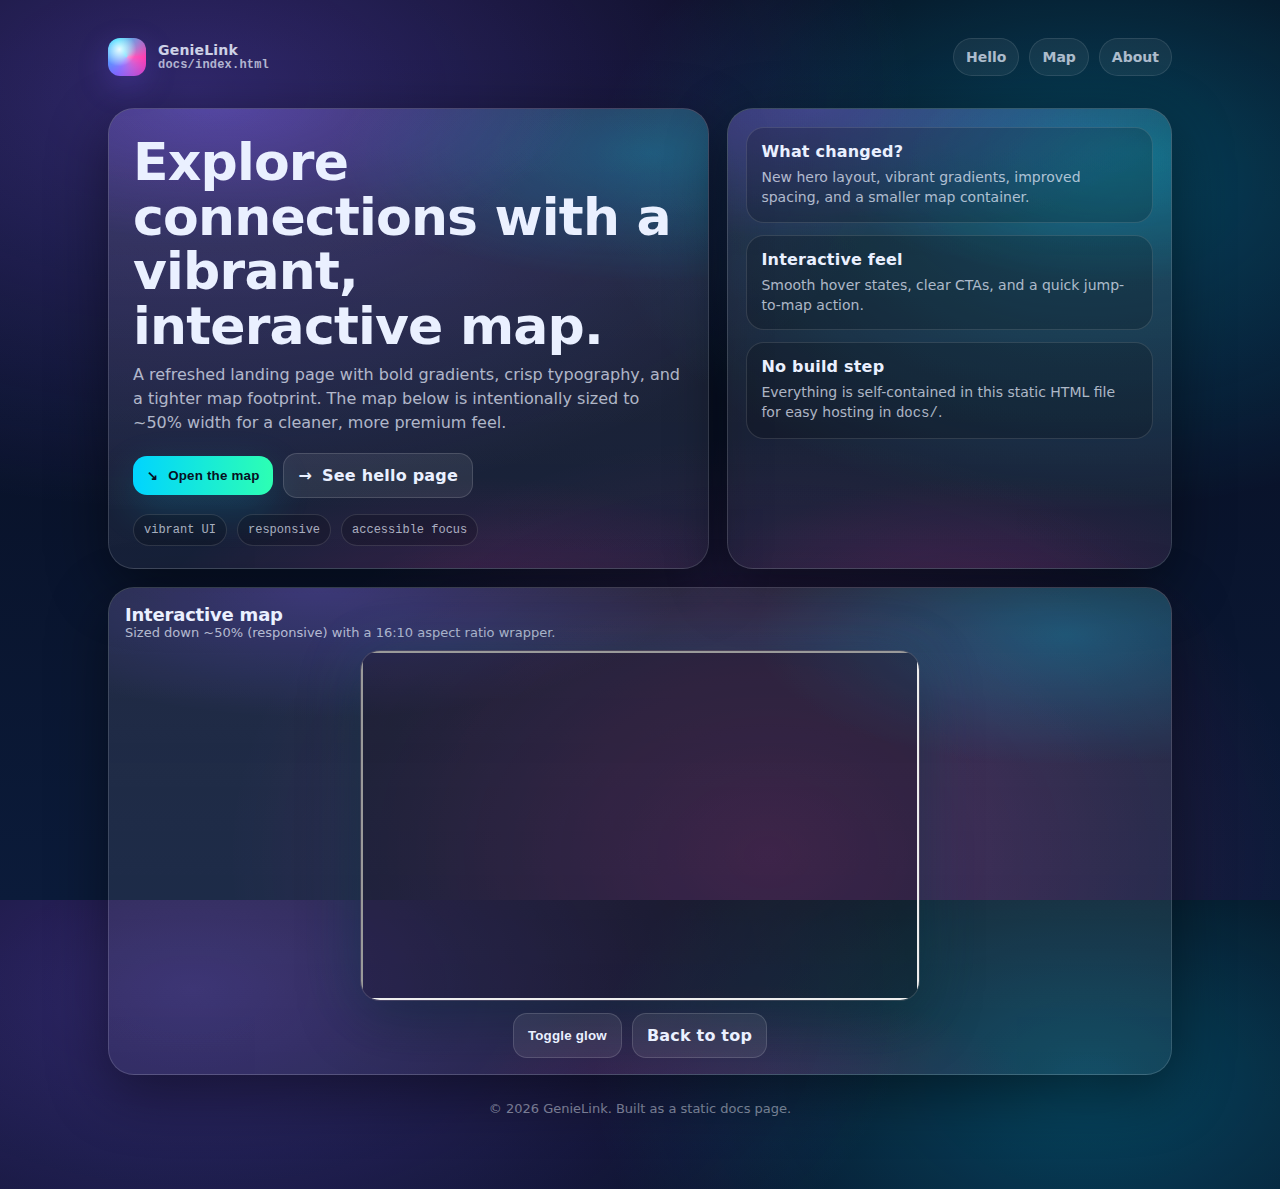
<file: docs/index.html>
<!doctype html>
<html lang="en">
<head>
  <meta charset="utf-8" />
  <meta name="viewport" content="width=device-width, initial-scale=1" />
  <title>GenieLink — Explore Connections</title>
  <meta name="description" content="GenieLink — a vibrant, interactive way to explore places and connections." />

  <style>
    :root{
      --bg0:#070A1A;
      --bg1:#0B1B3A;
      --card: rgba(255,255,255,.08);
      --card2: rgba(255,255,255,.12);
      --text:#EAF0FF;
      --muted: rgba(234,240,255,.72);
      --accent:#7C5CFF;
      --accent2:#00D4FF;
      --accent3:#FF2DAA;
      --ok:#2DFFB3;
      --shadow: 0 18px 60px rgba(0,0,0,.45);
      --radius: 18px;
      --radius2: 26px;
      --max: 1100px;
      --mono: ui-monospace, SFMono-Regular, Menlo, Monaco, Consolas, "Liberation Mono", "Courier New", monospace;
      --sans: ui-sans-serif, system-ui, -apple-system, Segoe UI, Roboto, Helvetica, Arial, "Apple Color Emoji", "Segoe UI Emoji";
    }

    *{ box-sizing:border-box; }
    html,body{ height:100%; }
    body{
      margin:0;
      font-family: var(--sans);
      color: var(--text);
      background:
        radial-gradient(1200px 700px at 15% 10%, rgba(124,92,255,.35), transparent 60%),
        radial-gradient(900px 600px at 85% 20%, rgba(0,212,255,.28), transparent 55%),
        radial-gradient(900px 700px at 60% 95%, rgba(255,45,170,.22), transparent 60%),
        linear-gradient(180deg, var(--bg0), var(--bg1));
      overflow-x:hidden;
    }

    a{ color:inherit; text-decoration:none; }
    a:focus-visible, button:focus-visible{ outline: 3px solid rgba(0,212,255,.75); outline-offset: 3px; border-radius: 10px; }

    .wrap{
      max-width: var(--max);
      margin: 0 auto;
      padding: 28px 18px 60px;
    }

    header{
      display:flex;
      align-items:center;
      justify-content:space-between;
      gap: 14px;
      padding: 10px 0 22px;
    }

    .brand{
      display:flex;
      align-items:center;
      gap: 12px;
      font-weight: 800;
      letter-spacing: .2px;
    }

    .logo{
      width: 38px;
      height: 38px;
      border-radius: 12px;
      background:
        radial-gradient(circle at 30% 30%, rgba(255,255,255,.9), rgba(255,255,255,.0) 45%),
        conic-gradient(from 210deg, var(--accent), var(--accent2), var(--accent3), var(--accent));
      box-shadow: 0 10px 30px rgba(124,92,255,.25);
      position: relative;
      overflow:hidden;
    }
    .logo::after{
      content:"";
      position:absolute;
      inset:-40%;
      background: radial-gradient(circle at 50% 50%, rgba(255,255,255,.25), transparent 55%);
      transform: rotate(25deg);
      animation: shimmer 6s linear infinite;
    }
    @keyframes shimmer{
      0%{ transform: translateX(-20%) rotate(25deg); opacity:.55; }
      50%{ transform: translateX(20%) rotate(25deg); opacity:.85; }
      100%{ transform: translateX(-20%) rotate(25deg); opacity:.55; }
    }

    nav{
      display:flex;
      gap: 10px;
      flex-wrap: wrap;
      justify-content:flex-end;
    }

    .pill{
      padding: 10px 12px;
      border-radius: 999px;
      background: rgba(255,255,255,.06);
      border: 1px solid rgba(255,255,255,.10);
      color: var(--muted);
      font-weight: 600;
      font-size: 14px;
      transition: transform .15s ease, background .15s ease, border-color .15s ease;
    }
    .pill:hover{ transform: translateY(-1px); background: rgba(255,255,255,.09); border-color: rgba(255,255,255,.18); color: var(--text); }

    .hero{
      display:grid;
      grid-template-columns: 1.15fr .85fr;
      gap: 18px;
      align-items: stretch;
      margin-top: 10px;
    }

    .card{
      background: linear-gradient(180deg, rgba(255,255,255,.10), rgba(255,255,255,.06));
      border: 1px solid rgba(255,255,255,.14);
      border-radius: var(--radius2);
      box-shadow: var(--shadow);
      overflow:hidden;
      position: relative;
    }

    .card::before{
      content:"";
      position:absolute;
      inset:-2px;
      background:
        radial-gradient(600px 220px at 20% 0%, rgba(124,92,255,.35), transparent 60%),
        radial-gradient(520px 220px at 90% 10%, rgba(0,212,255,.28), transparent 60%),
        radial-gradient(520px 240px at 60% 110%, rgba(255,45,170,.18), transparent 60%);
      pointer-events:none;
      opacity:.9;
    }

    .hero-left{
      padding: 26px 24px 22px;
      min-height: 320px;
    }

    h1{
      margin: 0 0 10px;
      font-size: clamp(30px, 4.2vw, 52px);
      line-height: 1.05;
      letter-spacing: -0.8px;
      position: relative;
      z-index: 1;
    }

    .subtitle{
      margin: 0 0 18px;
      color: var(--muted);
      font-size: 16px;
      line-height: 1.5;
      max-width: 60ch;
      position: relative;
      z-index: 1;
    }

    .cta-row{
      display:flex;
      gap: 10px;
      flex-wrap: wrap;
      align-items:center;
      position: relative;
      z-index: 1;
    }

    .btn{
      border: 0;
      cursor: pointer;
      padding: 12px 14px;
      border-radius: 14px;
      font-weight: 800;
      letter-spacing: .2px;
      transition: transform .15s ease, filter .15s ease, background .15s ease;
      display:inline-flex;
      align-items:center;
      gap: 10px;
      user-select:none;
    }

    .btn-primary{
      color: #071022;
      background: linear-gradient(90deg, var(--accent2), var(--ok));
      box-shadow: 0 14px 40px rgba(0,212,255,.18);
    }
    .btn-primary:hover{ transform: translateY(-1px); filter: brightness(1.05); }

    .btn-secondary{
      color: var(--text);
      background: rgba(255,255,255,.08);
      border: 1px solid rgba(255,255,255,.14);
    }
    .btn-secondary:hover{ transform: translateY(-1px); background: rgba(255,255,255,.11); }

    .meta{
      margin-top: 16px;
      display:flex;
      gap: 10px;
      flex-wrap: wrap;
      color: rgba(234,240,255,.70);
      font-family: var(--mono);
      font-size: 12px;
      position: relative;
      z-index: 1;
    }

    .tag{
      padding: 8px 10px;
      border-radius: 999px;
      background: rgba(0,0,0,.18);
      border: 1px solid rgba(255,255,255,.12);
    }

    .hero-right{
      padding: 18px;
      display:flex;
      flex-direction: column;
      gap: 12px;
      min-height: 320px;
    }

    .mini-card{
      background: rgba(0,0,0,.18);
      border: 1px solid rgba(255,255,255,.12);
      border-radius: var(--radius);
      padding: 14px;
      position: relative;
      z-index: 1;
    }

    .mini-title{ font-weight: 900; letter-spacing: .2px; margin: 0 0 6px; }
    .mini-text{ margin: 0; color: var(--muted); line-height: 1.45; font-size: 14px; }

    .section{
      margin-top: 18px;
      display:grid;
      grid-template-columns: 1fr;
      gap: 14px;
    }

    .map-card{
      padding: 16px;
    }

    .map-head{
      display:flex;
      align-items:flex-end;
      justify-content:space-between;
      gap: 12px;
      margin-bottom: 10px;
      position: relative;
      z-index: 1;
    }

    .map-title{
      margin: 0;
      font-size: 18px;
      letter-spacing: -.2px;
    }

    .map-note{
      margin: 0;
      color: var(--muted);
      font-size: 13px;
    }

    /*
      ISSUE #23 requirement: make interactive map ~50% smaller.
      We do this by constraining the map wrapper to a smaller max width/height.
      If the embedded map is an iframe, it will scale to fit.
    */
    .map-wrap{
      width: min(560px, 100%); /* ~50% of a typical 1100px content width */
      margin: 0 auto;
      border-radius: 20px;
      overflow:hidden;
      border: 1px solid rgba(255,255,255,.14);
      background: rgba(0,0,0,.22);
      box-shadow: 0 18px 60px rgba(0,0,0,.35);
      position: relative;
      z-index: 1;
    }

    .map-inner{
      width: 100%;
      aspect-ratio: 16 / 10;
      max-height: 360px;
    }

    /* Generic support for iframe/object/embed/canvas/svg inside map */
    .map-inner iframe,
    .map-inner object,
    .map-inner embed,
    .map-inner canvas,
    .map-inner svg,
    .map-inner > div{
      width: 100% !important;
      height: 100% !important;
      display:block;
    }

    .map-actions{
      display:flex;
      gap: 10px;
      justify-content:center;
      margin-top: 12px;
      position: relative;
      z-index: 1;
    }

    .footer{
      margin-top: 26px;
      color: rgba(234,240,255,.55);
      font-size: 13px;
      text-align:center;
    }

    @media (max-width: 900px){
      .hero{ grid-template-columns: 1fr; }
      .hero-left, .hero-right{ min-height: unset; }
      .map-wrap{ width: min(520px, 100%); }
    }

    @media (prefers-reduced-motion: reduce){
      .logo::after{ animation: none; }
      .pill, .btn{ transition: none; }
    }
  </style>
</head>
<body>
  <div class="wrap">
    <header>
      <div class="brand" aria-label="GenieLink">
        <div class="logo" aria-hidden="true"></div>
        <div>
          <div style="font-size:14px; opacity:.85; font-weight:900;">GenieLink</div>
          <div style="font-size:12px; color: var(--muted); font-family: var(--mono);">docs/index.html</div>
        </div>
      </div>
      <nav aria-label="Primary">
        <a class="pill" href="hello.html">Hello</a>
        <a class="pill" href="#map">Map</a>
        <a class="pill" href="#about">About</a>
      </nav>
    </header>

    <main>
      <section class="hero">
        <div class="card hero-left">
          <h1>Explore connections with a vibrant, interactive map.</h1>
          <p class="subtitle">
            A refreshed landing page with bold gradients, crisp typography, and a tighter map footprint.
            The map below is intentionally sized to ~50% width for a cleaner, more premium feel.
          </p>
          <div class="cta-row">
            <button class="btn btn-primary" id="jumpToMap" type="button">
              <span aria-hidden="true">↘</span>
              <span>Open the map</span>
            </button>
            <a class="btn btn-secondary" href="hello.html">
              <span aria-hidden="true">→</span>
              <span>See hello page</span>
            </a>
          </div>
          <div class="meta" aria-label="Highlights">
            <span class="tag">vibrant UI</span>
            <span class="tag">responsive</span>
            <span class="tag">accessible focus</span>
          </div>
        </div>

        <aside class="card hero-right" id="about">
          <div class="mini-card">
            <p class="mini-title">What changed?</p>
            <p class="mini-text">New hero layout, vibrant gradients, improved spacing, and a smaller map container.</p>
          </div>
          <div class="mini-card">
            <p class="mini-title">Interactive feel</p>
            <p class="mini-text">Smooth hover states, clear CTAs, and a quick jump-to-map action.</p>
          </div>
          <div class="mini-card">
            <p class="mini-title">No build step</p>
            <p class="mini-text">Everything is self-contained in this static HTML file for easy hosting in <code>docs/</code>.</p>
          </div>
        </aside>
      </section>

      <section class="section">
        <div class="card map-card" id="map">
          <div class="map-head">
            <div>
              <h2 class="map-title">Interactive map</h2>
              <p class="map-note">Sized down ~50% (responsive) with a 16:10 aspect ratio wrapper.</p>
            </div>
          </div>

          <!--
            NOTE:
            If your existing index.html already had a map embed, replace the placeholder below
            with the original embed code (iframe/div). The wrapper will constrain it.
          -->
          <div class="map-wrap" aria-label="Map container">
            <div class="map-inner">
              <!-- Placeholder map embed (replace with real one if needed) -->
              <iframe
                title="Map"
                src="https://www.openstreetmap.org/export/embed.html?bbox=-0.140%2C51.495%2C-0.10%2C51.515&layer=mapnik"
                loading="lazy"
                referrerpolicy="no-referrer-when-downgrade"
              ></iframe>
            </div>
          </div>

          <div class="map-actions">
            <button class="btn btn-secondary" id="toggleGlow" type="button">Toggle glow</button>
            <a class="btn btn-secondary" href="#top" id="backTop">Back to top</a>
          </div>
        </div>
      </section>

      <p class="footer">© <span id="year"></span> GenieLink. Built as a static docs page.</p>
    </main>
  </div>

  <script>
    // Small, safe enhancements (no dependencies)
    const year = document.getElementById('year');
    if (year) year.textContent = new Date().getFullYear();

    const jump = document.getElementById('jumpToMap');
    if (jump) {
      jump.addEventListener('click', () => {
        document.getElementById('map')?.scrollIntoView({ behavior: 'smooth', block: 'start' });
      });
    }

    const toggleGlow = document.getElementById('toggleGlow');
    const mapWrap = document.querySelector('.map-wrap');
    if (toggleGlow && mapWrap) {
      let on = true;
      toggleGlow.addEventListener('click', () => {
        on = !on;
        mapWrap.style.boxShadow = on
          ? '0 18px 60px rgba(0,0,0,.35), 0 0 0 1px rgba(255,255,255,.10), 0 0 60px rgba(0,212,255,.18)'
          : '0 18px 60px rgba(0,0,0,.35)';
      });
      // initialize with a subtle glow
      mapWrap.style.boxShadow = '0 18px 60px rgba(0,0,0,.35), 0 0 60px rgba(0,212,255,.14)';
    }

    // Ensure #top works even if not explicitly present
    if (!document.getElementById('top')) {
      document.body.insertAdjacentHTML('afterbegin', '<div id="top" style="position:absolute; top:0"></div>');
    }
  </script>
</body>
</html>
</file>
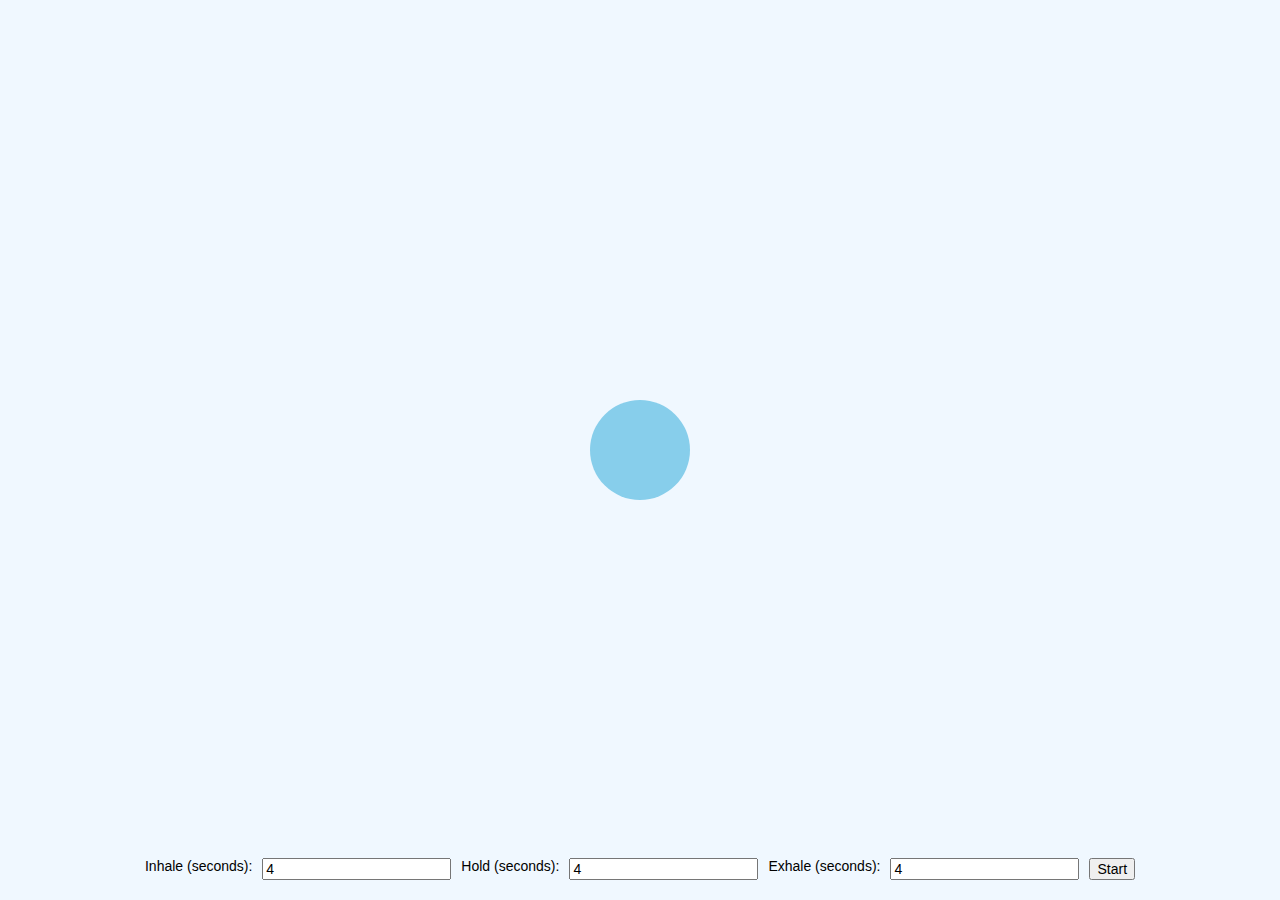
<file: docs/breath_guide/index.html>
<!DOCTYPE html>
<html lang="en">
<head>
    <meta charset="UTF-8">
    <meta name="viewport" content="width=device-width, initial-scale=1.0">
    <title>Breath Guide</title>
    <link rel="stylesheet" href="styles.css">
</head>
<body>
    <div class="breath-container">
        <div class="circle"></div>
    </div>
    <div class="controls">
        <label for="inhale">Inhale (seconds):</label>
        <input type="number" id="inhale" value="4" min="1">

        <label for="hold">Hold (seconds):</label>
        <input type="number" id="hold" value="4" min="0">

        <label for="exhale">Exhale (seconds):</label>
        <input type="number" id="exhale" value="4" min="1">

        <button onclick="startBreathing()">Start</button>
    </div>
    <script src="script.js"></script>
</body>
</html>
</file>
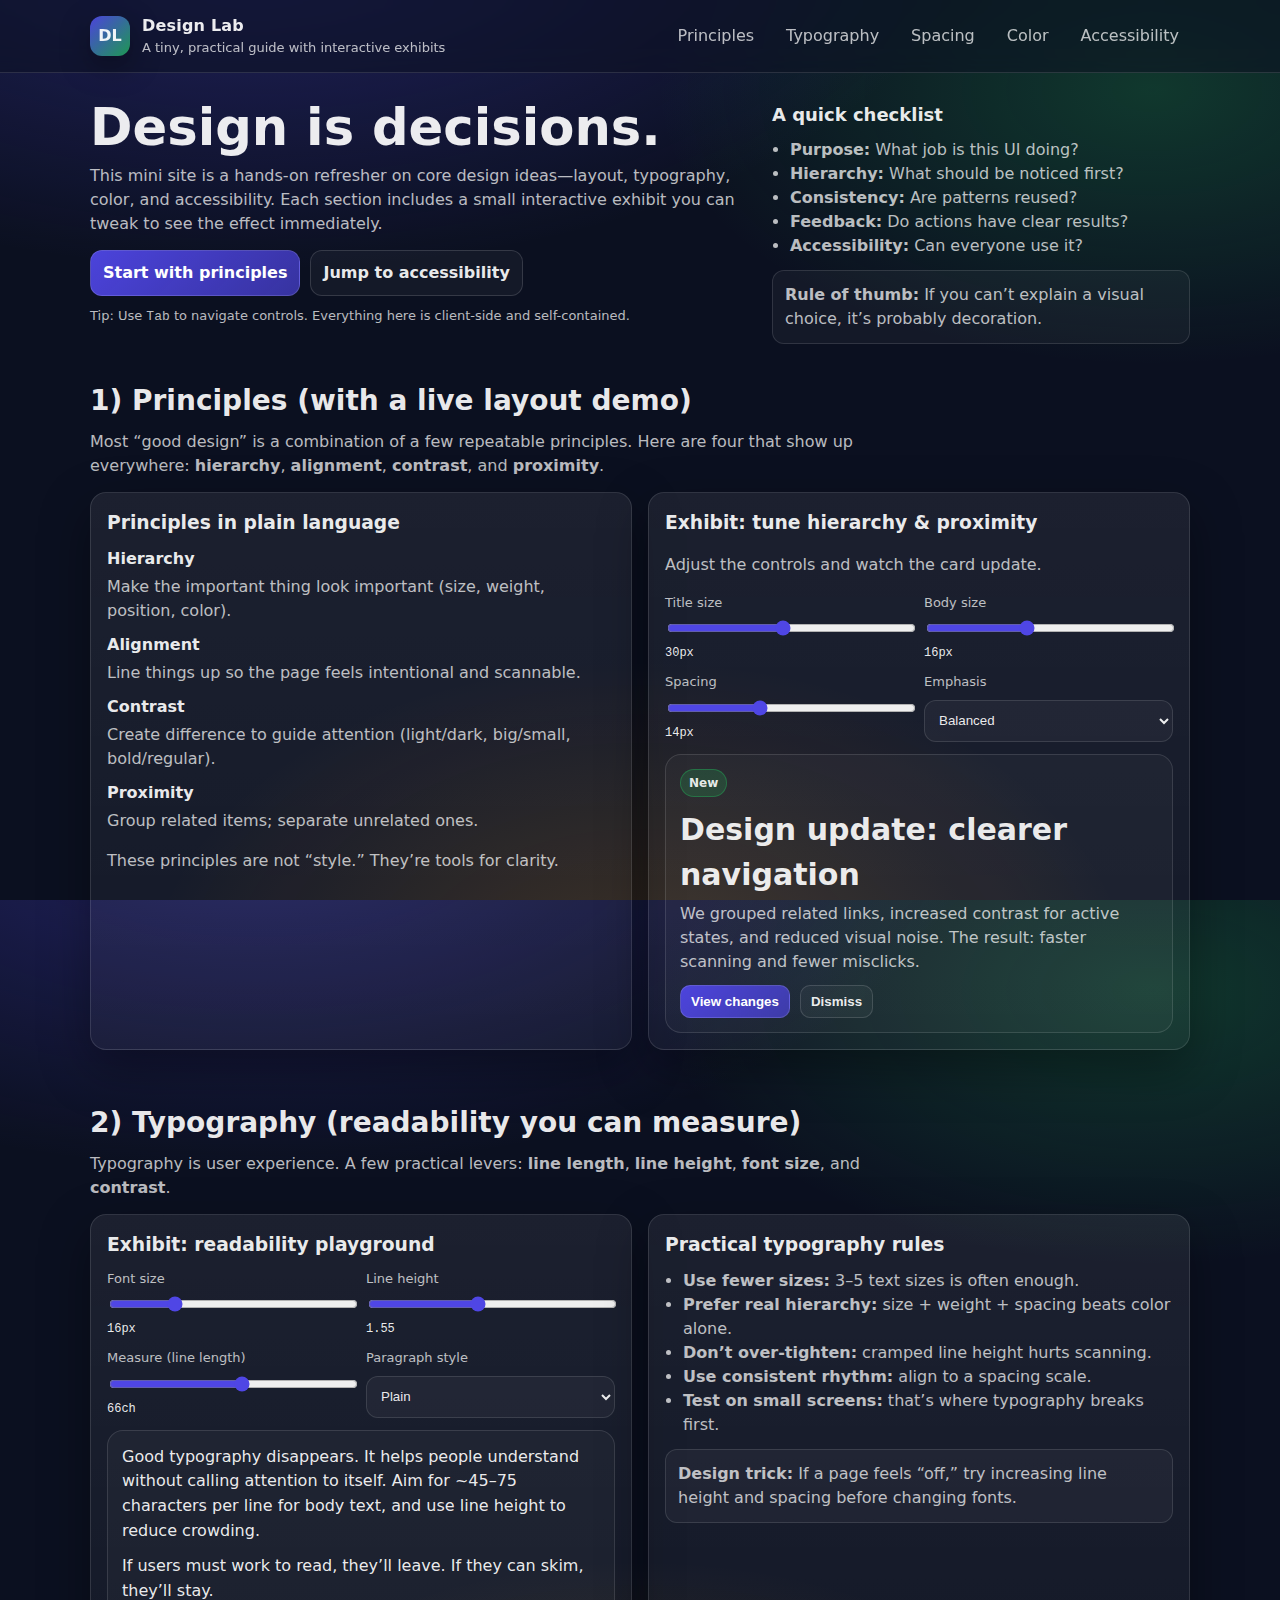
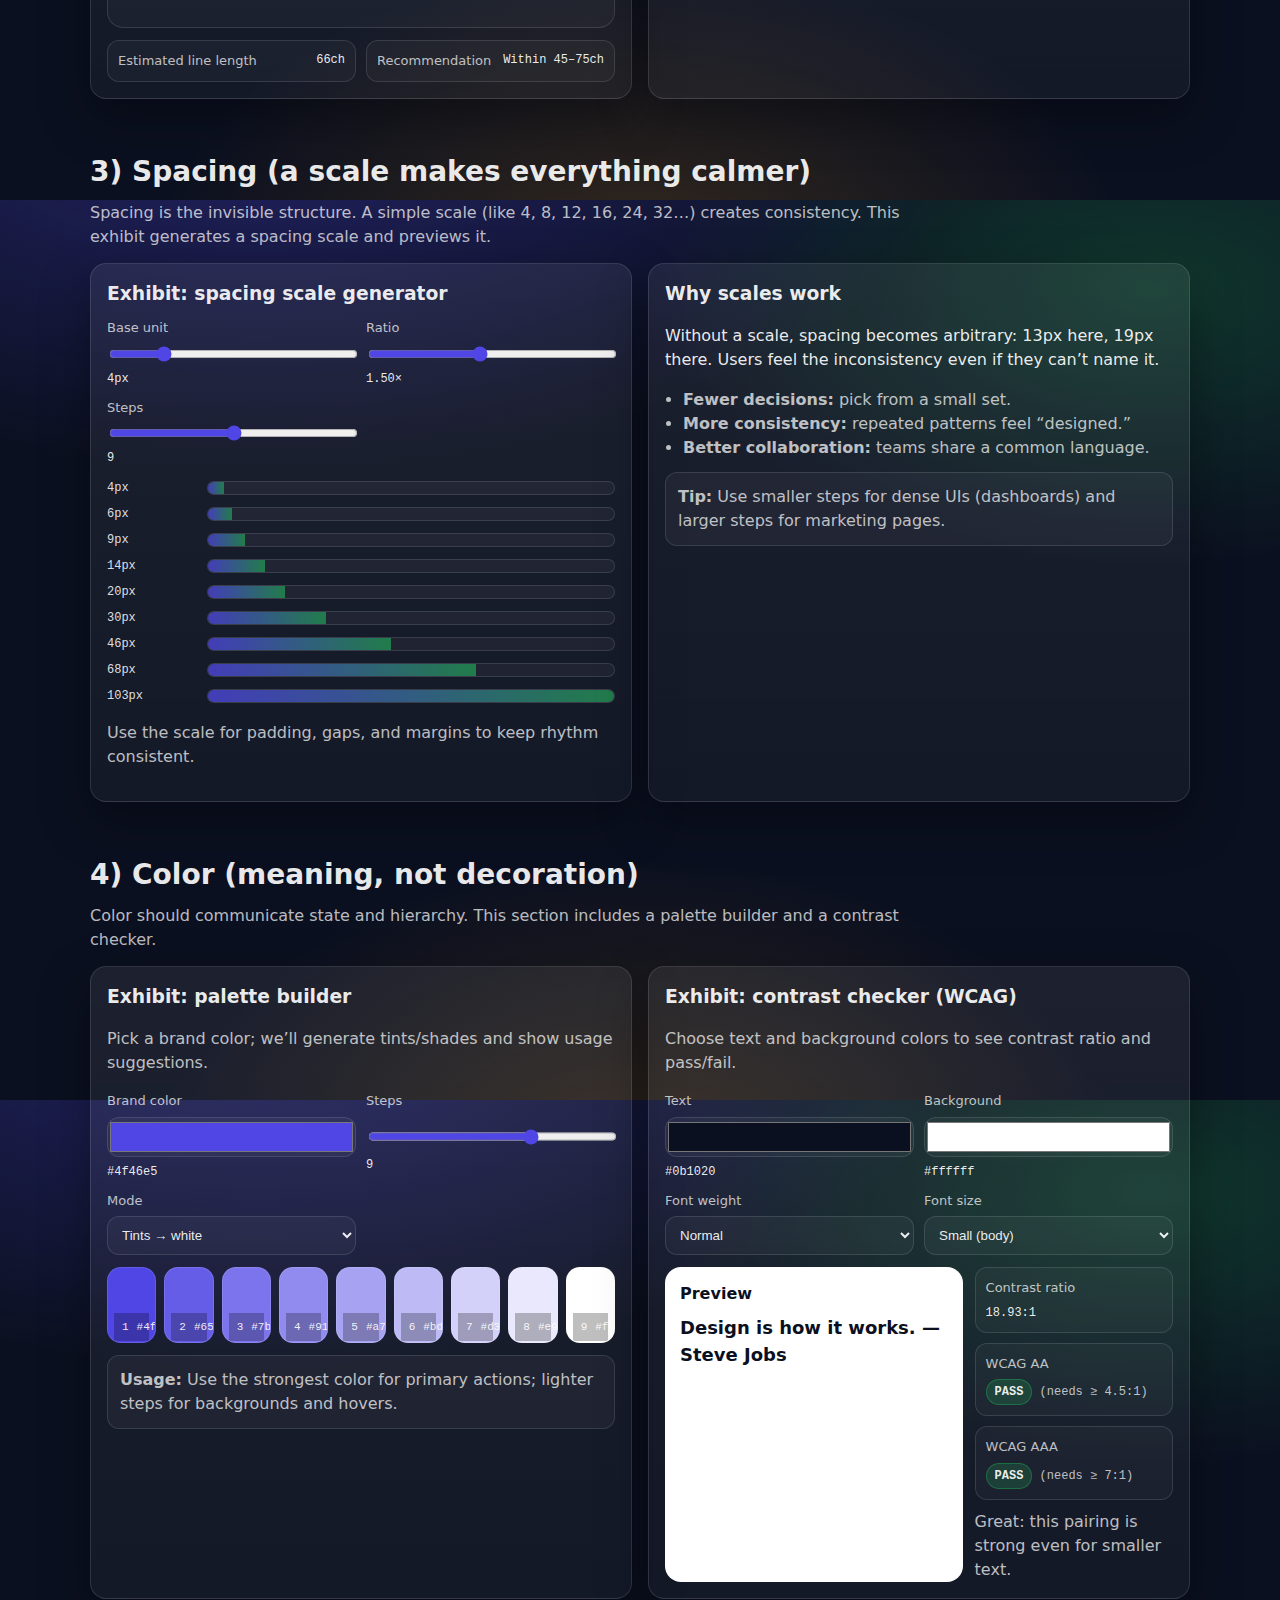
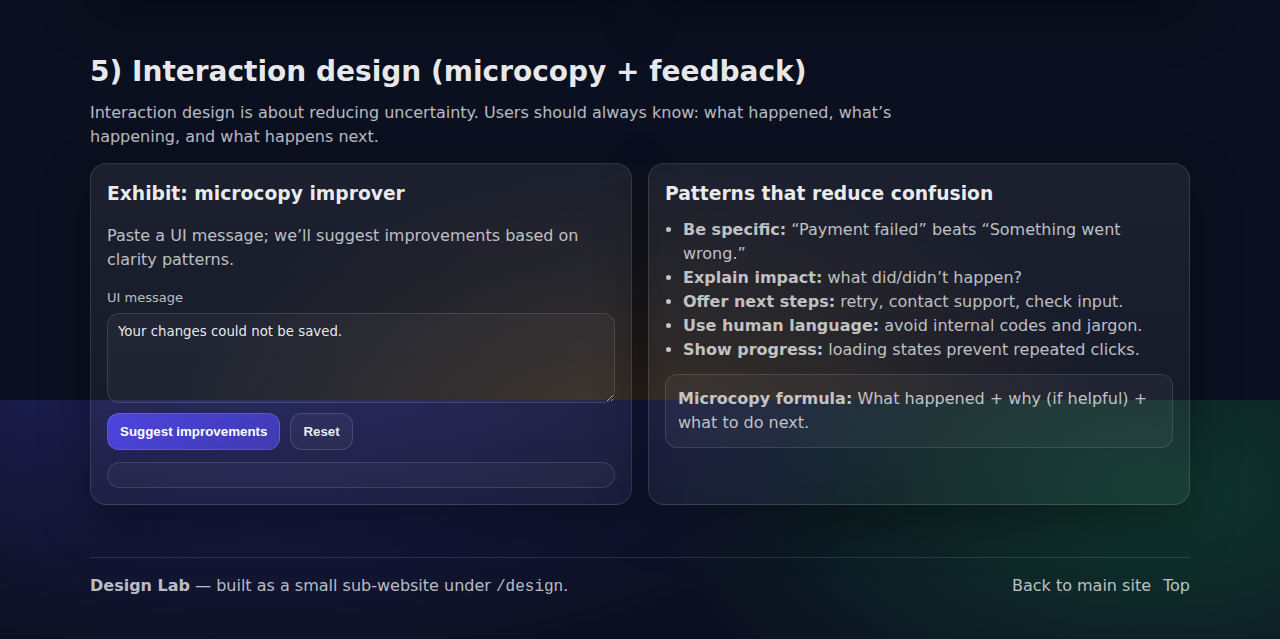
<file: docs/design/index.html>
<!doctype html>
<html lang="en">
<head>
  <meta charset="utf-8" />
  <meta name="viewport" content="width=device-width, initial-scale=1" />
  <title>Design Lab — a tiny sub‑website</title>
  <meta name="description" content="A small interactive sub‑website about design: principles, typography, spacing, color, and accessibility." />
  <link rel="stylesheet" href="./assets/design.css" />
</head>
<body>
  <a class="skip" href="#main">Skip to content</a>

  <header class="site-header">
    <div class="container header-inner">
      <div class="brand">
        <div class="logo" aria-hidden="true">DL</div>
        <div>
          <div class="brand-title">Design Lab</div>
          <div class="brand-subtitle">A tiny, practical guide with interactive exhibits</div>
        </div>
      </div>

      <nav class="nav" aria-label="Primary">
        <a href="#principles">Principles</a>
        <a href="#typography">Typography</a>
        <a href="#spacing">Spacing</a>
        <a href="#color">Color</a>
        <a href="#accessibility">Accessibility</a>
      </nav>
    </div>
  </header>

  <main id="main" class="container">
    <section class="hero">
      <div class="hero-copy">
        <h1>Design is decisions.</h1>
        <p>
          This mini site is a hands-on refresher on core design ideas—layout, typography, color, and accessibility.
          Each section includes a small interactive exhibit you can tweak to see the effect immediately.
        </p>
        <div class="hero-actions">
          <a class="btn" href="#principles">Start with principles</a>
          <a class="btn btn-ghost" href="#accessibility">Jump to accessibility</a>
        </div>
        <p class="fineprint">
          Tip: Use <kbd>Tab</kbd> to navigate controls. Everything here is client-side and self-contained.
        </p>
      </div>

      <aside class="hero-card" aria-label="Design checklist">
        <h2 class="h3">A quick checklist</h2>
        <ul class="checklist">
          <li><strong>Purpose:</strong> What job is this UI doing?</li>
          <li><strong>Hierarchy:</strong> What should be noticed first?</li>
          <li><strong>Consistency:</strong> Are patterns reused?</li>
          <li><strong>Feedback:</strong> Do actions have clear results?</li>
          <li><strong>Accessibility:</strong> Can everyone use it?</li>
        </ul>
        <div class="callout">
          <strong>Rule of thumb:</strong> If you can’t explain a visual choice, it’s probably decoration.
        </div>
      </aside>
    </section>

    <section id="principles" class="section">
      <div class="section-head">
        <h2>1) Principles (with a live layout demo)</h2>
        <p>
          Most “good design” is a combination of a few repeatable principles. Here are four that show up everywhere:
          <strong>hierarchy</strong>, <strong>alignment</strong>, <strong>contrast</strong>, and <strong>proximity</strong>.
        </p>
      </div>

      <div class="grid two">
        <article class="card">
          <h3>Principles in plain language</h3>
          <dl class="defs">
            <dt>Hierarchy</dt>
            <dd>Make the important thing look important (size, weight, position, color).</dd>
            <dt>Alignment</dt>
            <dd>Line things up so the page feels intentional and scannable.</dd>
            <dt>Contrast</dt>
            <dd>Create difference to guide attention (light/dark, big/small, bold/regular).</dd>
            <dt>Proximity</dt>
            <dd>Group related items; separate unrelated ones.</dd>
          </dl>
          <p class="muted">
            These principles are not “style.” They’re tools for clarity.
          </p>
        </article>

        <article class="card">
          <h3>Exhibit: tune hierarchy & proximity</h3>
          <p class="muted">Adjust the controls and watch the card update.</p>

          <div class="controls" role="group" aria-label="Layout controls">
            <label>
              Title size
              <input id="ctlTitleSize" type="range" min="18" max="44" value="30" />
              <span class="value" id="valTitleSize">30px</span>
            </label>
            <label>
              Body size
              <input id="ctlBodySize" type="range" min="12" max="22" value="16" />
              <span class="value" id="valBodySize">16px</span>
            </label>
            <label>
              Spacing
              <input id="ctlSpacing" type="range" min="6" max="28" value="14" />
              <span class="value" id="valSpacing">14px</span>
            </label>
            <label>
              Emphasis
              <select id="ctlEmphasis">
                <option value="subtle">Subtle</option>
                <option value="balanced" selected>Balanced</option>
                <option value="loud">Loud</option>
              </select>
            </label>
          </div>

          <div class="demo" id="demoCard" aria-live="polite">
            <div class="demo-badge" id="demoBadge">New</div>
            <h4 id="demoTitle">Design update: clearer navigation</h4>
            <p id="demoBody">
              We grouped related links, increased contrast for active states, and reduced visual noise.
              The result: faster scanning and fewer misclicks.
            </p>
            <div class="demo-actions">
              <button class="btn btn-small" type="button">View changes</button>
              <button class="btn btn-ghost btn-small" type="button">Dismiss</button>
            </div>
          </div>
        </article>
      </div>
    </section>

    <section id="typography" class="section">
      <div class="section-head">
        <h2>2) Typography (readability you can measure)</h2>
        <p>
          Typography is user experience. A few practical levers: <strong>line length</strong>, <strong>line height</strong>,
          <strong>font size</strong>, and <strong>contrast</strong>.
        </p>
      </div>

      <div class="grid two">
        <article class="card">
          <h3>Exhibit: readability playground</h3>
          <div class="controls" role="group" aria-label="Typography controls">
            <label>
              Font size
              <input id="ctlFontSize" type="range" min="14" max="22" value="16" />
              <span class="value" id="valFontSize">16px</span>
            </label>
            <label>
              Line height
              <input id="ctlLineHeight" type="range" min="1.2" max="2.0" step="0.05" value="1.55" />
              <span class="value" id="valLineHeight">1.55</span>
            </label>
            <label>
              Measure (line length)
              <input id="ctlMeasure" type="range" min="38" max="90" value="66" />
              <span class="value" id="valMeasure">66ch</span>
            </label>
            <label>
              Paragraph style
              <select id="ctlParagraph">
                <option value="plain" selected>Plain</option>
                <option value="comfortable">Comfortable</option>
                <option value="compact">Compact</option>
              </select>
            </label>
          </div>

          <div class="type-demo" id="typeDemo">
            <p>
              Good typography disappears. It helps people understand without calling attention to itself.
              Aim for ~45–75 characters per line for body text, and use line height to reduce crowding.
            </p>
            <p>
              If users must work to read, they’ll leave. If they can skim, they’ll stay.
            </p>
          </div>

          <div class="metrics" aria-label="Readability metrics">
            <div class="metric"><span class="k">Estimated line length</span><span class="v" id="metricLine">66ch</span></div>
            <div class="metric"><span class="k">Recommendation</span><span class="v" id="metricRec">Within 45–75ch</span></div>
          </div>
        </article>

        <article class="card">
          <h3>Practical typography rules</h3>
          <ul class="bullets">
            <li><strong>Use fewer sizes:</strong> 3–5 text sizes is often enough.</li>
            <li><strong>Prefer real hierarchy:</strong> size + weight + spacing beats color alone.</li>
            <li><strong>Don’t over-tighten:</strong> cramped line height hurts scanning.</li>
            <li><strong>Use consistent rhythm:</strong> align to a spacing scale.</li>
            <li><strong>Test on small screens:</strong> that’s where typography breaks first.</li>
          </ul>
          <div class="callout">
            <strong>Design trick:</strong> If a page feels “off,” try increasing line height and spacing before changing fonts.
          </div>
        </article>
      </div>
    </section>

    <section id="spacing" class="section">
      <div class="section-head">
        <h2>3) Spacing (a scale makes everything calmer)</h2>
        <p>
          Spacing is the invisible structure. A simple scale (like 4, 8, 12, 16, 24, 32…) creates consistency.
          This exhibit generates a spacing scale and previews it.
        </p>
      </div>

      <div class="grid two">
        <article class="card">
          <h3>Exhibit: spacing scale generator</h3>
          <div class="controls" role="group" aria-label="Spacing controls">
            <label>
              Base unit
              <input id="ctlBase" type="range" min="2" max="12" value="4" />
              <span class="value" id="valBase">4px</span>
            </label>
            <label>
              Ratio
              <input id="ctlRatio" type="range" min="1.1" max="2.0" step="0.05" value="1.5" />
              <span class="value" id="valRatio">1.50×</span>
            </label>
            <label>
              Steps
              <input id="ctlSteps" type="range" min="6" max="12" value="9" />
              <span class="value" id="valSteps">9</span>
            </label>
          </div>

          <div class="scale" id="scaleList" aria-label="Generated spacing scale"></div>
          <p class="muted">Use the scale for padding, gaps, and margins to keep rhythm consistent.</p>
        </article>

        <article class="card">
          <h3>Why scales work</h3>
          <p>
            Without a scale, spacing becomes arbitrary: 13px here, 19px there. Users feel the inconsistency even if
            they can’t name it.
          </p>
          <ul class="bullets">
            <li><strong>Fewer decisions:</strong> pick from a small set.</li>
            <li><strong>More consistency:</strong> repeated patterns feel “designed.”</li>
            <li><strong>Better collaboration:</strong> teams share a common language.</li>
          </ul>
          <div class="callout">
            <strong>Tip:</strong> Use smaller steps for dense UIs (dashboards) and larger steps for marketing pages.
          </div>
        </article>
      </div>
    </section>

    <section id="color" class="section">
      <div class="section-head">
        <h2>4) Color (meaning, not decoration)</h2>
        <p>
          Color should communicate state and hierarchy. This section includes a palette builder and a contrast checker.
        </p>
      </div>

      <div class="grid two">
        <article class="card">
          <h3>Exhibit: palette builder</h3>
          <p class="muted">Pick a brand color; we’ll generate tints/shades and show usage suggestions.</p>

          <div class="controls" role="group" aria-label="Palette controls">
            <label>
              Brand color
              <input id="ctlBrand" type="color" value="#4f46e5" />
              <span class="value" id="valBrand">#4f46e5</span>
            </label>
            <label>
              Steps
              <input id="ctlPaletteSteps" type="range" min="5" max="11" value="9" />
              <span class="value" id="valPaletteSteps">9</span>
            </label>
            <label>
              Mode
              <select id="ctlPaletteMode">
                <option value="tints" selected>Tints → white</option>
                <option value="shades">Shades → black</option>
                <option value="both">Both</option>
              </select>
            </label>
          </div>

          <div class="palette" id="palette" aria-label="Generated palette"></div>
          <div class="callout">
            <strong>Usage:</strong> Use the strongest color for primary actions; lighter steps for backgrounds and hovers.
          </div>
        </article>

        <article class="card" id="accessibility">
          <h3>Exhibit: contrast checker (WCAG)</h3>
          <p class="muted">Choose text and background colors to see contrast ratio and pass/fail.</p>

          <div class="controls" role="group" aria-label="Contrast controls">
            <label>
              Text
              <input id="ctlText" type="color" value="#0b1020" />
              <span class="value" id="valText">#0b1020</span>
            </label>
            <label>
              Background
              <input id="ctlBg" type="color" value="#ffffff" />
              <span class="value" id="valBg">#ffffff</span>
            </label>
            <label>
              Font weight
              <select id="ctlWeight">
                <option value="normal" selected>Normal</option>
                <option value="bold">Bold</option>
              </select>
            </label>
            <label>
              Font size
              <select id="ctlSize">
                <option value="small" selected>Small (body)</option>
                <option value="large">Large (≥ 18pt / 24px)</option>
              </select>
            </label>
          </div>

          <div class="contrast-preview" id="contrastPreview">
            <div class="contrast-sample" id="contrastSample">
              <div class="sample-title">Preview</div>
              <div class="sample-text">Design is how it works. — Steve Jobs</div>
              <div class="sample-sub">Try changing colors to meet accessibility targets.</div>
            </div>

            <div class="contrast-results" aria-label="Contrast results">
              <div class="result">
                <div class="result-k">Contrast ratio</div>
                <div class="result-v" id="contrastRatio">—</div>
              </div>
              <div class="result">
                <div class="result-k">WCAG AA</div>
                <div class="result-v" id="contrastAA">—</div>
              </div>
              <div class="result">
                <div class="result-k">WCAG AAA</div>
                <div class="result-v" id="contrastAAA">—</div>
              </div>
              <div class="muted" id="contrastHint"></div>
            </div>
          </div>
        </article>
      </div>
    </section>

    <section class="section">
      <div class="section-head">
        <h2>5) Interaction design (microcopy + feedback)</h2>
        <p>
          Interaction design is about reducing uncertainty. Users should always know: what happened, what’s happening,
          and what happens next.
        </p>
      </div>

      <div class="grid two">
        <article class="card">
          <h3>Exhibit: microcopy improver</h3>
          <p class="muted">Paste a UI message; we’ll suggest improvements based on clarity patterns.</p>

          <label class="stack">
            UI message
            <textarea id="microInput" rows="4" placeholder="e.g., Error occurred.">Your changes could not be saved.</textarea>
          </label>

          <div class="controls inline">
            <button class="btn" type="button" id="microAnalyze">Suggest improvements</button>
            <button class="btn btn-ghost" type="button" id="microReset">Reset</button>
          </div>

          <div class="micro-out" id="microOut" aria-live="polite"></div>
        </article>

        <article class="card">
          <h3>Patterns that reduce confusion</h3>
          <ul class="bullets">
            <li><strong>Be specific:</strong> “Payment failed” beats “Something went wrong.”</li>
            <li><strong>Explain impact:</strong> what did/didn’t happen?</li>
            <li><strong>Offer next steps:</strong> retry, contact support, check input.</li>
            <li><strong>Use human language:</strong> avoid internal codes and jargon.</li>
            <li><strong>Show progress:</strong> loading states prevent repeated clicks.</li>
          </ul>
          <div class="callout">
            <strong>Microcopy formula:</strong> What happened + why (if helpful) + what to do next.
          </div>
        </article>
      </div>
    </section>

    <footer class="footer">
      <div class="footer-inner">
        <div>
          <strong>Design Lab</strong> — built as a small sub‑website under <code>/design</code>.
        </div>
        <div class="footer-links">
          <a href="../index.html">Back to main site</a>
          <a href="#main">Top</a>
        </div>
      </div>
    </footer>
  </main>

  <script src="./assets/design.js"></script>
</body>
</html>
</file>
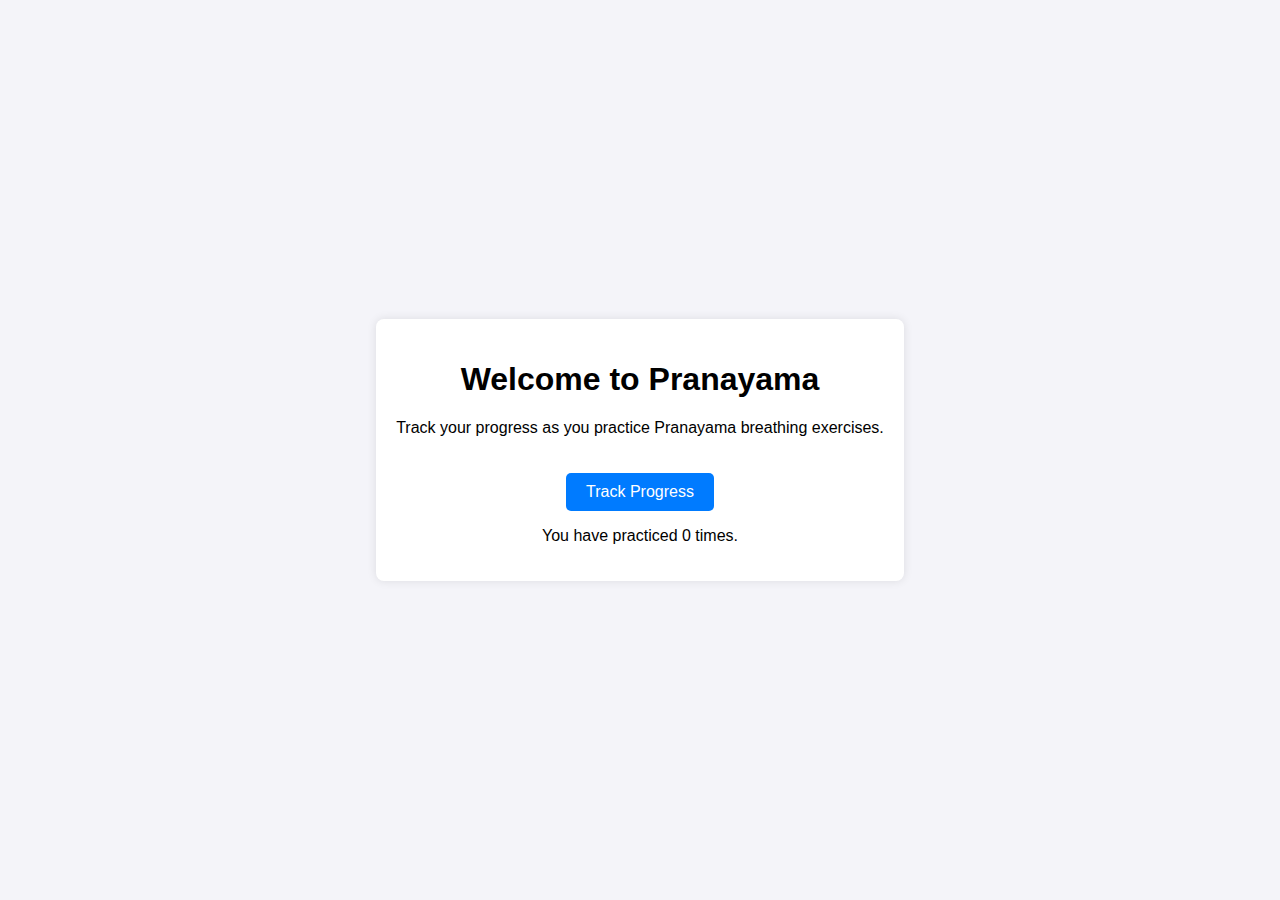
<file: docs/pranayama/index.html>
<!DOCTYPE html>
<html lang="en">
<head>
    <meta charset="UTF-8">
    <meta name="viewport" content="width=device-width, initial-scale=1.0">
    <title>Pranayama</title>
    <style>
        body {
            font-family: Arial, sans-serif;
            margin: 0;
            padding: 0;
            display: flex;
            flex-direction: column;
            align-items: center;
            justify-content: center;
            min-height: 100vh;
            background-color: #f4f4f9;
        }
        .container {
            max-width: 600px;
            padding: 20px;
            background-color: white;
            box-shadow: 0 0 10px rgba(0, 0, 0, 0.1);
            border-radius: 8px;
            text-align: center;
        }
        button {
            padding: 10px 20px;
            font-size: 16px;
            margin-top: 20px;
            cursor: pointer;
            border: none;
            border-radius: 5px;
            background-color: #007BFF;
            color: white;
        }
    </style>
</head>
<body>
    <div class="container">
        <h1>Welcome to Pranayama</h1>
        <p>Track your progress as you practice Pranayama breathing exercises.</p>
        <button onclick="trackProgress()">Track Progress</button>
        <p id="progress"></p>
    </div>

    <script>
        function trackProgress() {
            let progress = localStorage.getItem('pranayamaProgress') || 0;
            progress++;
            localStorage.setItem('pranayamaProgress', progress);
            document.getElementById('progress').innerText = `You have practiced ${progress} times.`;
        }

        document.addEventListener('DOMContentLoaded', (event) => {
            let progress = localStorage.getItem('pranayamaProgress') || 0;
            document.getElementById('progress').innerText = `You have practiced ${progress} times.`;
        });
    </script>
</body>
</html>
</file>
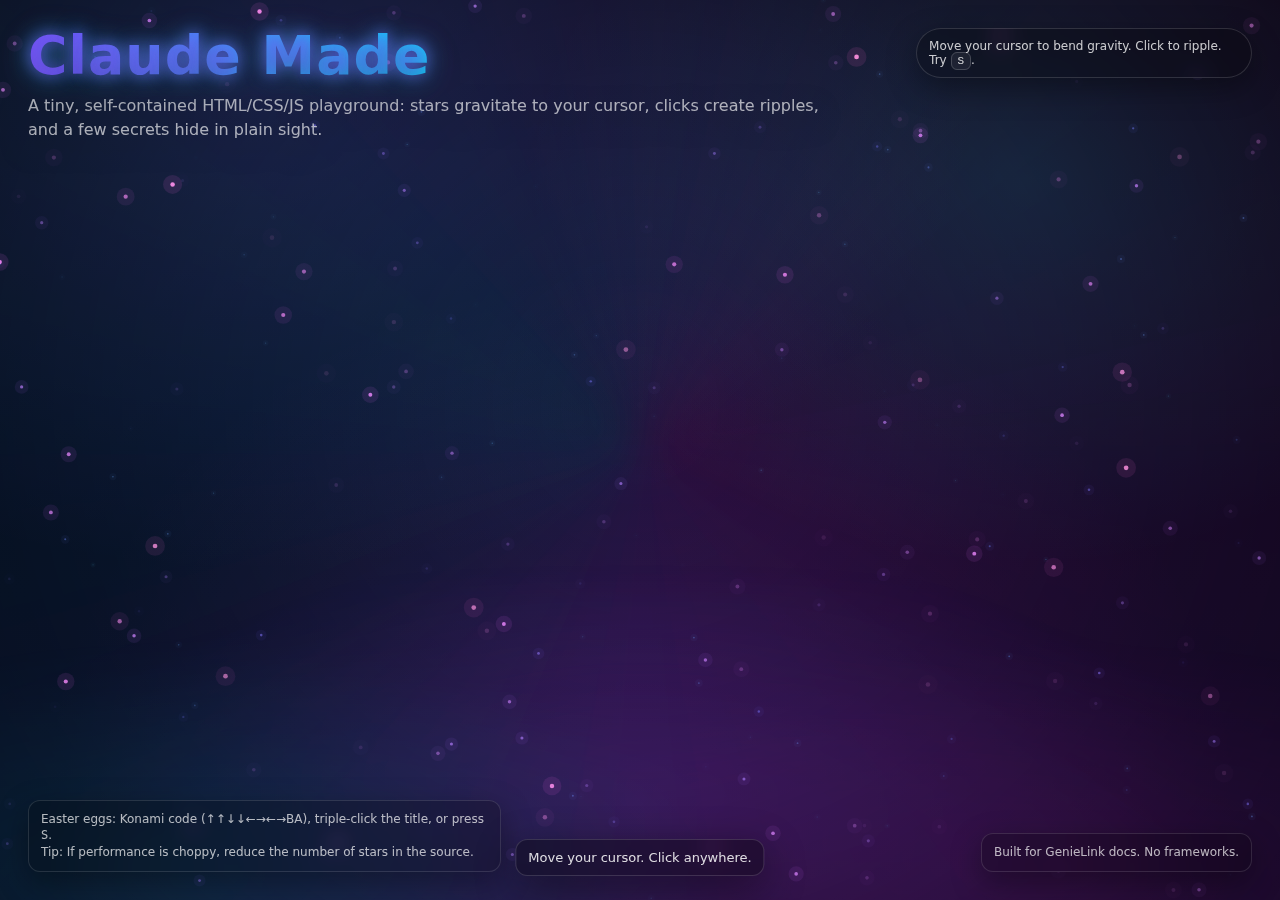
<file: docs/claudemade.html>
<!doctype html>
<html lang="en">
<head>
  <meta charset="utf-8" />
  <meta name="viewport" content="width=device-width, initial-scale=1" />
  <meta name="color-scheme" content="dark" />
  <title>Claude Made — Cosmic Creative Chaos</title>
  <style>
    :root {
      --bg0: #050510;
      --bg1: #0b0b2a;
      --fg: rgba(255,255,255,0.92);
      --muted: rgba(255,255,255,0.65);
      --neonA: #7c4dff;
      --neonB: #00e5ff;
      --neonC: #ff2bd6;
      --shadow: rgba(0,0,0,0.55);
    }

    * { box-sizing: border-box; }
    html, body { height: 100%; }
    body {
      margin: 0;
      font-family: ui-sans-serif, system-ui, -apple-system, Segoe UI, Roboto, Helvetica, Arial, "Apple Color Emoji", "Segoe UI Emoji";
      color: var(--fg);
      background: radial-gradient(1200px 800px at 20% 10%, rgba(124,77,255,0.25), transparent 60%),
                  radial-gradient(900px 700px at 80% 20%, rgba(0,229,255,0.18), transparent 55%),
                  radial-gradient(1000px 900px at 50% 90%, rgba(255,43,214,0.14), transparent 60%),
                  linear-gradient(180deg, var(--bg0), var(--bg1));
      overflow: hidden;
    }

    /* Animated psychedelic gradient overlay */
    .psy {
      position: fixed;
      inset: 0;
      pointer-events: none;
      background: conic-gradient(from 180deg at 50% 50%,
        rgba(124,77,255,0.18),
        rgba(0,229,255,0.14),
        rgba(255,43,214,0.14),
        rgba(124,77,255,0.18)
      );
      mix-blend-mode: screen;
      filter: blur(18px) saturate(1.25);
      opacity: 0.75;
      transform: scale(1.2);
      animation: hue 12s linear infinite;
    }

    @keyframes hue {
      0% { filter: blur(18px) saturate(1.25) hue-rotate(0deg); }
      100% { filter: blur(18px) saturate(1.25) hue-rotate(360deg); }
    }

    /* Canvas layers */
    canvas {
      position: fixed;
      inset: 0;
      width: 100vw;
      height: 100vh;
      display: block;
    }

    #stars { z-index: 1; }
    #ripples { z-index: 2; pointer-events: none; }

    /* UI */
    .ui {
      position: fixed;
      inset: 0;
      z-index: 3;
      display: grid;
      grid-template-rows: auto 1fr auto;
      padding: clamp(16px, 3vw, 28px);
      pointer-events: none;
    }

    header {
      display: flex;
      align-items: flex-start;
      justify-content: space-between;
      gap: 16px;
      pointer-events: none;
    }

    .brand {
      pointer-events: auto;
      user-select: none;
      max-width: min(820px, 92vw);
    }

    h1 {
      margin: 0;
      font-size: clamp(28px, 4.2vw, 56px);
      letter-spacing: 0.02em;
      line-height: 1.05;
      text-shadow:
        0 0 14px rgba(124,77,255,0.55),
        0 0 22px rgba(0,229,255,0.35),
        0 0 30px rgba(255,43,214,0.25),
        0 10px 30px var(--shadow);
      background: linear-gradient(90deg, var(--neonA), var(--neonB), var(--neonC));
      -webkit-background-clip: text;
      background-clip: text;
      color: transparent;
      filter: drop-shadow(0 0 10px rgba(0,229,255,0.25));
      animation: pulse 2.8s ease-in-out infinite;
      cursor: pointer;
    }

    @keyframes pulse {
      0%, 100% { transform: translateY(0); filter: drop-shadow(0 0 10px rgba(0,229,255,0.25)); }
      50% { transform: translateY(-1px); filter: drop-shadow(0 0 18px rgba(255,43,214,0.30)); }
    }

    .sub {
      margin-top: 10px;
      color: var(--muted);
      font-size: clamp(13px, 1.6vw, 16px);
      line-height: 1.45;
      text-shadow: 0 10px 30px var(--shadow);
    }

    .pill {
      pointer-events: auto;
      align-self: flex-start;
      padding: 10px 12px;
      border-radius: 999px;
      border: 1px solid rgba(255,255,255,0.14);
      background: rgba(0,0,0,0.25);
      backdrop-filter: blur(10px);
      -webkit-backdrop-filter: blur(10px);
      color: rgba(255,255,255,0.78);
      font-size: 12px;
      box-shadow: 0 10px 30px rgba(0,0,0,0.35);
      max-width: 44ch;
    }

    .pill kbd {
      font-family: ui-monospace, SFMono-Regular, Menlo, Monaco, Consolas, "Liberation Mono", "Courier New", monospace;
      font-size: 11px;
      padding: 2px 6px;
      border-radius: 6px;
      border: 1px solid rgba(255,255,255,0.18);
      background: rgba(255,255,255,0.06);
      color: rgba(255,255,255,0.85);
    }

    footer {
      display: flex;
      justify-content: space-between;
      align-items: flex-end;
      gap: 12px;
      pointer-events: none;
    }

    .hint {
      pointer-events: auto;
      color: rgba(255,255,255,0.7);
      font-size: 12px;
      line-height: 1.4;
      padding: 10px 12px;
      border-radius: 12px;
      border: 1px solid rgba(255,255,255,0.12);
      background: rgba(0,0,0,0.22);
      backdrop-filter: blur(10px);
      -webkit-backdrop-filter: blur(10px);
      box-shadow: 0 10px 30px rgba(0,0,0,0.35);
      max-width: 62ch;
    }

    .toast {
      position: fixed;
      left: 50%;
      bottom: 18px;
      transform: translateX(-50%);
      z-index: 4;
      padding: 10px 12px;
      border-radius: 12px;
      border: 1px solid rgba(255,255,255,0.14);
      background: rgba(0,0,0,0.35);
      backdrop-filter: blur(10px);
      -webkit-backdrop-filter: blur(10px);
      color: rgba(255,255,255,0.85);
      font-size: 13px;
      box-shadow: 0 12px 40px rgba(0,0,0,0.45);
      opacity: 0;
      pointer-events: none;
      transition: opacity 220ms ease, transform 220ms ease;
    }

    .toast.show {
      opacity: 1;
      transform: translateX(-50%) translateY(-6px);
    }

    /* Aurora waves */
    .aurora {
      position: fixed;
      left: -10vw;
      right: -10vw;
      bottom: -20vh;
      height: 55vh;
      z-index: 0;
      pointer-events: none;
      filter: blur(18px) saturate(1.2);
      opacity: 0.75;
      background:
        radial-gradient(60% 80% at 20% 60%, rgba(0,229,255,0.22), transparent 60%),
        radial-gradient(60% 80% at 50% 40%, rgba(124,77,255,0.22), transparent 60%),
        radial-gradient(60% 80% at 80% 60%, rgba(255,43,214,0.18), transparent 60%);
      animation: drift 9s ease-in-out infinite;
    }

    @keyframes drift {
      0%, 100% { transform: translateY(0) translateX(0) scale(1.05); }
      50% { transform: translateY(-18px) translateX(12px) scale(1.08); }
    }

    /* Reduced motion */
    @media (prefers-reduced-motion: reduce) {
      .psy, .aurora, h1 { animation: none !important; }
    }

    noscript {
      position: fixed;
      inset: 16px;
      z-index: 10;
      padding: 14px 16px;
      border-radius: 12px;
      border: 1px solid rgba(255,255,255,0.14);
      background: rgba(0,0,0,0.55);
      color: rgba(255,255,255,0.9);
      max-width: 70ch;
    }
  </style>
</head>
<body>
  <div class="aurora" aria-hidden="true"></div>
  <div class="psy" aria-hidden="true"></div>

  <canvas id="stars" aria-label="Interactive starfield"></canvas>
  <canvas id="ripples" aria-hidden="true"></canvas>

  <div class="ui">
    <header>
      <div class="brand">
        <h1 id="title" tabindex="0" aria-label="Claude Made — interactive title">Claude Made</h1>
        <div class="sub">
          A tiny, self-contained HTML/CSS/JS playground: stars gravitate to your cursor, clicks create ripples, and a few secrets hide in plain sight.
        </div>
      </div>
      <div class="pill" role="note" aria-label="Controls">
        Move your cursor to bend gravity. Click to ripple. Try <kbd>S</kbd>.
      </div>
    </header>

    <div></div>

    <footer>
      <div class="hint" role="note" aria-label="Hints">
        Easter eggs: Konami code (↑↑↓↓←→←→BA), triple-click the title, or press <kbd>S</kbd>.
        <br />
        Tip: If performance is choppy, reduce the number of stars in the source.
      </div>
      <div class="hint" role="note" aria-label="Attribution">
        Built for GenieLink docs. No frameworks.
      </div>
    </footer>
  </div>

  <div id="toast" class="toast" role="status" aria-live="polite"></div>

  <noscript>
    This page is an interactive canvas experience and needs JavaScript enabled.
  </noscript>

  <script>
    (() => {
      const prefersReducedMotion = window.matchMedia && window.matchMedia('(prefers-reduced-motion: reduce)').matches;

      const starsCanvas = document.getElementById('stars');
      const ripplesCanvas = document.getElementById('ripples');
      const title = document.getElementById('title');
      const toastEl = document.getElementById('toast');

      const sctx = starsCanvas.getContext('2d', { alpha: true });
      const rctx = ripplesCanvas.getContext('2d', { alpha: true });

      let dpr = Math.max(1, Math.min(2, window.devicePixelRatio || 1));
      let w = 0, h = 0;

      function resize() {
        dpr = Math.max(1, Math.min(2, window.devicePixelRatio || 1));
        w = Math.floor(window.innerWidth);
        h = Math.floor(window.innerHeight);
        for (const c of [starsCanvas, ripplesCanvas]) {
          c.width = Math.floor(w * dpr);
          c.height = Math.floor(h * dpr);
          c.style.width = w + 'px';
          c.style.height = h + 'px';
        }
        sctx.setTransform(dpr, 0, 0, dpr, 0, 0);
        rctx.setTransform(dpr, 0, 0, dpr, 0, 0);
      }

      window.addEventListener('resize', resize, { passive: true });
      resize();

      // Starfield
      const STAR_COUNT = prefersReducedMotion ? 120 : 240;
      const stars = [];
      const mouse = { x: w * 0.5, y: h * 0.35, active: false };

      function rand(min, max) { return min + Math.random() * (max - min); }

      function initStars() {
        stars.length = 0;
        for (let i = 0; i < STAR_COUNT; i++) {
          const z = Math.random();
          stars.push({
            x: rand(0, w),
            y: rand(0, h),
            vx: rand(-0.15, 0.15),
            vy: rand(-0.15, 0.15),
            r: 0.6 + z * 1.8,
            tw: rand(0, Math.PI * 2),
            hue: 200 + z * 120,
            z
          });
        }
      }

      initStars();

      function onPointerMove(e) {
        const p = e.touches ? e.touches[0] : e;
        mouse.x = p.clientX;
        mouse.y = p.clientY;
        mouse.active = true;
      }

      function onPointerLeave() {
        mouse.active = false;
      }

      window.addEventListener('mousemove', onPointerMove, { passive: true });
      window.addEventListener('touchstart', onPointerMove, { passive: true });
      window.addEventListener('touchmove', onPointerMove, { passive: true });
      window.addEventListener('mouseleave', onPointerLeave, { passive: true });

      // Ripples
      const ripples = [];
      function addRipple(x, y, power = 1) {
        ripples.push({ x, y, t: 0, power });
      }

      window.addEventListener('click', (e) => {
        addRipple(e.clientX, e.clientY, 1);
      }, { passive: true });

      // Title triple-click easter egg
      let titleClicks = [];
      function titleBoom() {
        showToast('Color explosion!');
        // Spawn a few ripples and temporarily increase gravity.
        for (let i = 0; i < 6; i++) {
          addRipple(rand(w * 0.2, w * 0.8), rand(h * 0.15, h * 0.55), 1.2);
        }
        title.classList.add('boom');
        title.style.animation = 'none';
        // Force reflow
        void title.offsetWidth;
        title.style.animation = prefersReducedMotion ? 'none' : 'pulse 2.8s ease-in-out infinite';
      }

      title.addEventListener('click', () => {
        const now = performance.now();
        titleClicks = titleClicks.filter(t => now - t < 650);
        titleClicks.push(now);
        if (titleClicks.length >= 3) {
          titleClicks = [];
          titleBoom();
        }
      });

      title.addEventListener('keydown', (e) => {
        if (e.key === 'Enter' || e.key === ' ') {
          e.preventDefault();
          title.click();
        }
      });

      // Secret message on 'S'
      window.addEventListener('keydown', (e) => {
        if (e.key === 's' || e.key === 'S') {
          showToast('Secret: you are stardust with a deadline.');
        }
      });

      // Konami code
      const KONAMI = ['ArrowUp','ArrowUp','ArrowDown','ArrowDown','ArrowLeft','ArrowRight','ArrowLeft','ArrowRight','b','a'];
      let konamiIdx = 0;
      window.addEventListener('keydown', (e) => {
        const key = e.key;
        const expected = KONAMI[konamiIdx];
        const matches = (expected.length === 1)
          ? key.toLowerCase() === expected
          : key === expected;

        if (matches) {
          konamiIdx++;
          if (konamiIdx === KONAMI.length) {
            konamiIdx = 0;
            activateKonami();
          }
        } else {
          konamiIdx = 0;
        }
      });

      let konamiActiveUntil = 0;
      function activateKonami() {
        showToast('KONAMI unlocked: hyperspace mode');
        konamiActiveUntil = performance.now() + 9000;
        for (let i = 0; i < 10; i++) addRipple(rand(0, w), rand(0, h), 1.4);
      }

      // Toast
      let toastTimer = null;
      function showToast(msg) {
        toastEl.textContent = msg;
        toastEl.classList.add('show');
        if (toastTimer) window.clearTimeout(toastTimer);
        toastTimer = window.setTimeout(() => toastEl.classList.remove('show'), 2200);
      }

      // Animation loop
      let last = performance.now();
      function tick(now) {
        const dt = Math.min(0.033, (now - last) / 1000);
        last = now;

        // Clear
        sctx.clearRect(0, 0, w, h);
        rctx.clearRect(0, 0, w, h);

        // Background subtle vignette
        sctx.save();
        const vg = sctx.createRadialGradient(w * 0.5, h * 0.45, 0, w * 0.5, h * 0.45, Math.max(w, h) * 0.75);
        vg.addColorStop(0, 'rgba(0,0,0,0)');
        vg.addColorStop(1, 'rgba(0,0,0,0.55)');
        sctx.fillStyle = vg;
        sctx.fillRect(0, 0, w, h);
        sctx.restore();

        // Gravity toward cursor
        const gx = mouse.x;
        const gy = mouse.y;
        const gravity = (mouse.active ? 55 : 18) * (prefersReducedMotion ? 0.65 : 1);
        const konamiBoost = now < konamiActiveUntil ? 2.2 : 1;

        for (const st of stars) {
          const dx = gx - st.x;
          const dy = gy - st.y;
          const dist2 = dx * dx + dy * dy + 40;
          const inv = 1 / Math.sqrt(dist2);
          const ax = dx * inv * (gravity / dist2) * konamiBoost;
          const ay = dy * inv * (gravity / dist2) * konamiBoost;

          st.vx += ax;
          st.vy += ay;

          // Gentle drift + damping
          st.vx *= 0.985;
          st.vy *= 0.985;

          st.x += st.vx * (60 * dt);
          st.y += st.vy * (60 * dt);

          // Wrap
          if (st.x < -20) st.x = w + 20;
          if (st.x > w + 20) st.x = -20;
          if (st.y < -20) st.y = h + 20;
          if (st.y > h + 20) st.y = -20;

          // Twinkle
          st.tw += dt * (0.8 + st.z * 1.6) * (now < konamiActiveUntil ? 2.0 : 1.0);
          const tw = 0.55 + 0.45 * Math.sin(st.tw);

          const alpha = (0.25 + st.z * 0.75) * tw;
          sctx.beginPath();
          sctx.fillStyle = `hsla(${st.hue}, 100%, ${70 + st.z * 10}%, ${alpha})`;
          sctx.arc(st.x, st.y, st.r, 0, Math.PI * 2);
          sctx.fill();

          // Glow
          sctx.beginPath();
          sctx.fillStyle = `hsla(${st.hue}, 100%, 70%, ${alpha * 0.12})`;
          sctx.arc(st.x, st.y, st.r * 4.2, 0, Math.PI * 2);
          sctx.fill();
        }

        // Ripples
        for (let i = ripples.length - 1; i >= 0; i--) {
          const rp = ripples[i];
          rp.t += dt;
          const life = 1.15;
          const p = Math.min(1, rp.t / life);
          const ease = 1 - Math.pow(1 - p, 3);
          const radius = (40 + 520 * ease) * rp.power;
          const a = (1 - p) * 0.55;

          rctx.beginPath();
          rctx.strokeStyle = `rgba(255,255,255,${a})`;
          rctx.lineWidth = 2;
          rctx.arc(rp.x, rp.y, radius, 0, Math.PI * 2);
          rctx.stroke();

          rctx.beginPath();
          rctx.strokeStyle = `rgba(0,229,255,${a * 0.55})`;
          rctx.lineWidth = 6;
          rctx.arc(rp.x, rp.y, radius * 0.92, 0, Math.PI * 2);
          rctx.stroke();

          if (rp.t >= life) ripples.splice(i, 1);
        }

        requestAnimationFrame(tick);
      }

      requestAnimationFrame(tick);

      // Keep stars count stable on resize
      window.addEventListener('resize', () => {
        // Re-seed positions to avoid clustering after resize.
        initStars();
      }, { passive: true });

      // Initial hint
      window.setTimeout(() => {
        showToast('Move your cursor. Click anywhere.');
      }, 450);
    })();
  </script>
</body>
</html>
</file>
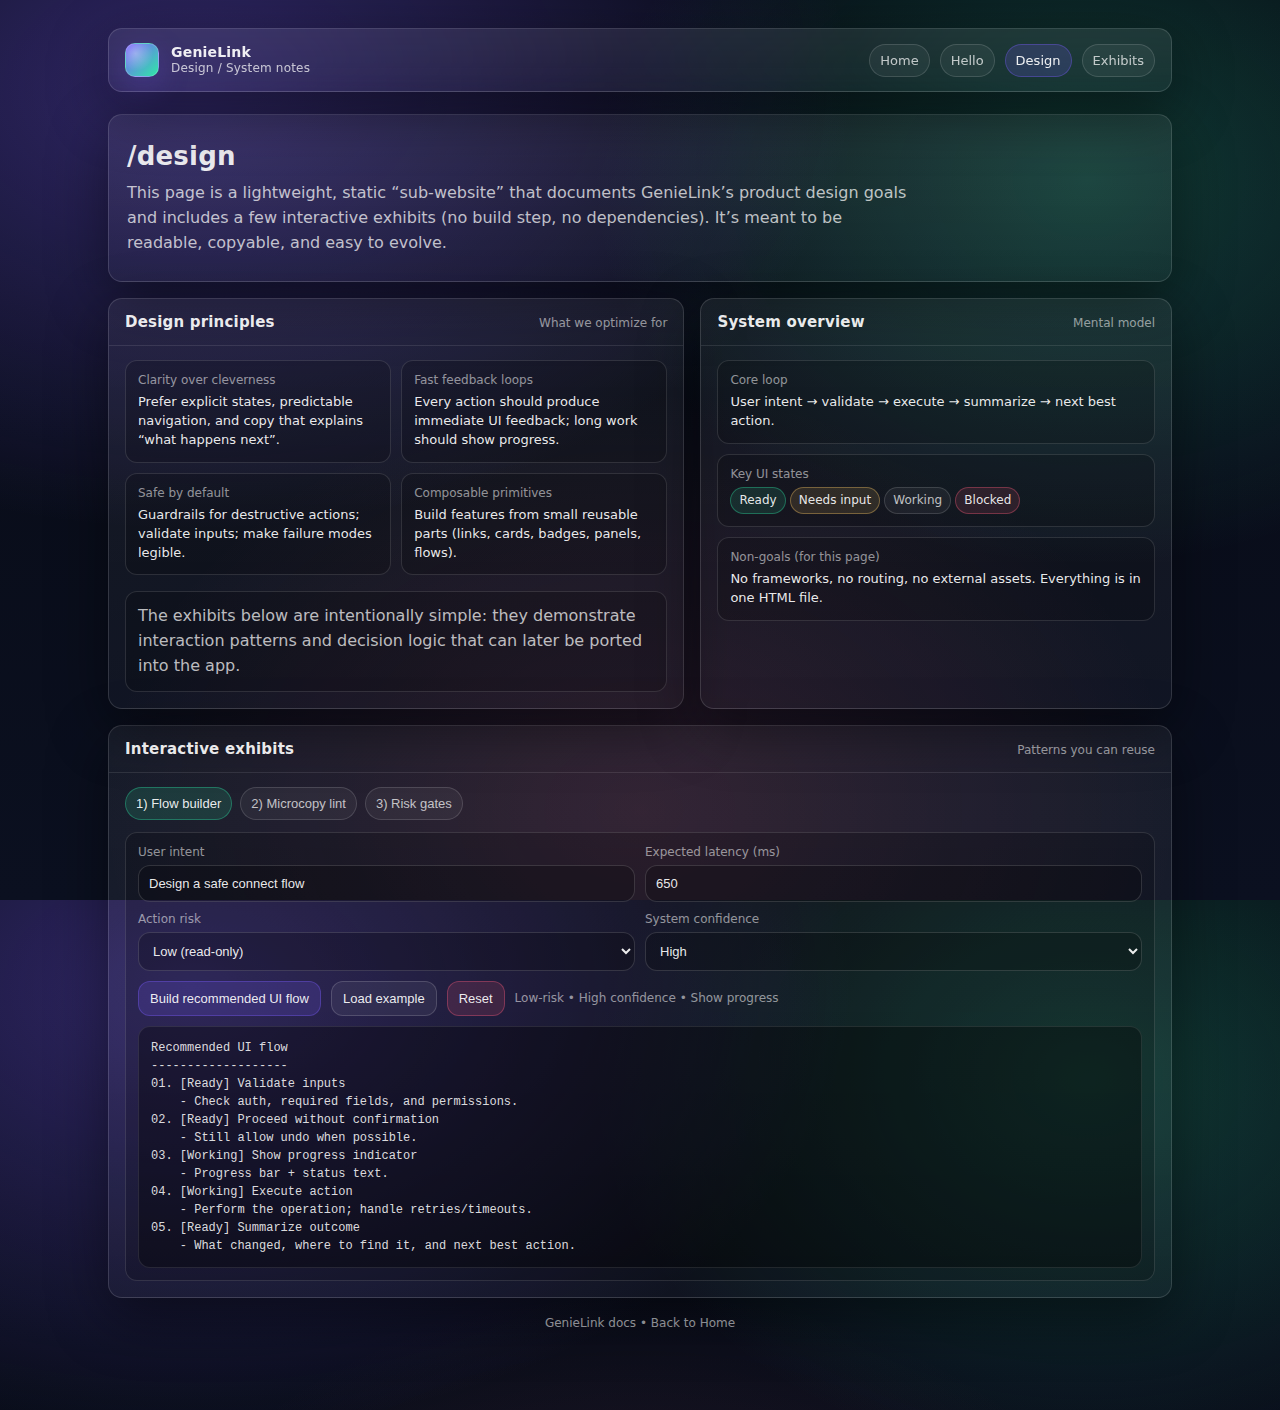
<file: docs/design.html>
<!doctype html>
<html lang="en">
<head>
  <meta charset="utf-8" />
  <meta name="viewport" content="width=device-width, initial-scale=1" />
  <title>GenieLink — Design</title>
  <meta name="description" content="GenieLink design principles, system overview, and interactive exhibits." />
  <style>
    :root{
      --bg: #0b1020;
      --panel: rgba(255,255,255,.06);
      --panel2: rgba(255,255,255,.09);
      --text: rgba(255,255,255,.92);
      --muted: rgba(255,255,255,.72);
      --faint: rgba(255,255,255,.55);
      --border: rgba(255,255,255,.14);
      --accent: #7c5cff;
      --accent2: #2ee9a6;
      --warn: #ffcc66;
      --danger: #ff5c7a;
      --shadow: 0 18px 60px rgba(0,0,0,.45);
      --mono: ui-monospace, SFMono-Regular, Menlo, Monaco, Consolas, "Liberation Mono", "Courier New", monospace;
      --sans: ui-sans-serif, system-ui, -apple-system, Segoe UI, Roboto, Helvetica, Arial, "Apple Color Emoji", "Segoe UI Emoji";
      --radius: 14px;
    }

    *{ box-sizing: border-box; }
    html, body{ height: 100%; }
    body{
      margin: 0;
      font-family: var(--sans);
      color: var(--text);
      background:
        radial-gradient(1200px 800px at 15% 10%, rgba(124,92,255,.35), transparent 55%),
        radial-gradient(900px 700px at 85% 20%, rgba(46,233,166,.22), transparent 55%),
        radial-gradient(900px 700px at 50% 90%, rgba(255,92,122,.12), transparent 60%),
        linear-gradient(180deg, #070a14, var(--bg));
      overflow-x: hidden;
    }

    a{ color: inherit; text-decoration: none; }
    a:hover{ text-decoration: underline; }

    .wrap{ max-width: 1100px; margin: 0 auto; padding: 28px 18px 80px; }

    header{
      display: flex;
      align-items: center;
      justify-content: space-between;
      gap: 16px;
      padding: 14px 16px;
      border: 1px solid var(--border);
      background: linear-gradient(180deg, rgba(255,255,255,.08), rgba(255,255,255,.04));
      border-radius: var(--radius);
      box-shadow: var(--shadow);
      position: sticky;
      top: 14px;
      backdrop-filter: blur(10px);
      z-index: 10;
    }

    .brand{
      display: flex;
      align-items: center;
      gap: 12px;
      min-width: 220px;
    }

    .logo{
      width: 34px;
      height: 34px;
      border-radius: 10px;
      background:
        radial-gradient(circle at 30% 30%, rgba(255,255,255,.35), transparent 55%),
        linear-gradient(135deg, var(--accent), var(--accent2));
      box-shadow: 0 10px 30px rgba(124,92,255,.25);
      border: 1px solid rgba(255,255,255,.18);
    }

    .brand h1{
      font-size: 14px;
      margin: 0;
      letter-spacing: .2px;
      line-height: 1.1;
    }

    .brand .sub{
      display: block;
      font-size: 12px;
      color: var(--muted);
      margin-top: 2px;
      font-weight: 500;
    }

    nav{
      display: flex;
      align-items: center;
      gap: 10px;
      flex-wrap: wrap;
      justify-content: flex-end;
    }

    .pill{
      display: inline-flex;
      align-items: center;
      gap: 8px;
      padding: 8px 10px;
      border-radius: 999px;
      border: 1px solid var(--border);
      background: rgba(255,255,255,.05);
      color: var(--muted);
      font-size: 13px;
      text-decoration: none;
      user-select: none;
    }

    .pill:hover{ background: rgba(255,255,255,.08); color: var(--text); text-decoration: none; }
    .pill.active{ background: rgba(124,92,255,.18); border-color: rgba(124,92,255,.35); color: var(--text); }

    .hero{
      margin-top: 22px;
      padding: 26px 18px;
      border-radius: var(--radius);
      border: 1px solid var(--border);
      background: linear-gradient(180deg, rgba(255,255,255,.07), rgba(255,255,255,.03));
      box-shadow: var(--shadow);
    }

    .hero h2{ margin: 0 0 10px; font-size: 26px; letter-spacing: .2px; }
    .hero p{ margin: 0; color: var(--muted); max-width: 78ch; line-height: 1.55; }

    .grid{
      display: grid;
      grid-template-columns: 1.1fr .9fr;
      gap: 16px;
      margin-top: 16px;
    }

    @media (max-width: 920px){
      .grid{ grid-template-columns: 1fr; }
      header{ position: static; }
      .brand{ min-width: unset; }
    }

    .card{
      border: 1px solid var(--border);
      background: linear-gradient(180deg, rgba(255,255,255,.06), rgba(255,255,255,.03));
      border-radius: var(--radius);
      box-shadow: var(--shadow);
      overflow: hidden;
    }

    .card .hd{
      padding: 14px 16px;
      border-bottom: 1px solid rgba(255,255,255,.10);
      display: flex;
      align-items: baseline;
      justify-content: space-between;
      gap: 12px;
    }

    .card .hd h3{ margin: 0; font-size: 15px; letter-spacing: .2px; }
    .card .hd .hint{ color: var(--faint); font-size: 12px; }
    .card .bd{ padding: 14px 16px 16px; }

    .kvs{ display: grid; grid-template-columns: 1fr 1fr; gap: 10px; }
    @media (max-width: 520px){ .kvs{ grid-template-columns: 1fr; } }

    .kv{
      padding: 12px;
      border-radius: 12px;
      border: 1px solid rgba(255,255,255,.12);
      background: rgba(0,0,0,.18);
    }
    .kv .k{ font-size: 12px; color: var(--faint); }
    .kv .v{ margin-top: 6px; font-size: 13px; color: var(--text); line-height: 1.45; }

    .section{ margin-top: 16px; }

    .tabs{
      display: flex;
      gap: 8px;
      flex-wrap: wrap;
      margin-bottom: 12px;
    }

    button.tab{
      appearance: none;
      border: 1px solid var(--border);
      background: rgba(255,255,255,.05);
      color: var(--muted);
      padding: 8px 10px;
      border-radius: 999px;
      font-size: 13px;
      cursor: pointer;
    }

    button.tab[aria-selected="true"]{
      background: rgba(46,233,166,.14);
      border-color: rgba(46,233,166,.35);
      color: var(--text);
    }

    .panel{
      border: 1px solid rgba(255,255,255,.12);
      background: rgba(0,0,0,.18);
      border-radius: 12px;
      padding: 12px;
    }

    .panel p{ margin: 0; color: var(--muted); line-height: 1.55; }

    .code{
      margin-top: 10px;
      font-family: var(--mono);
      font-size: 12px;
      line-height: 1.5;
      color: rgba(255,255,255,.86);
      background: rgba(0,0,0,.35);
      border: 1px solid rgba(255,255,255,.10);
      border-radius: 12px;
      padding: 12px;
      overflow: auto;
      white-space: pre;
    }

    .row{ display: flex; gap: 10px; flex-wrap: wrap; align-items: center; }

    .btn{
      appearance: none;
      border: 1px solid rgba(255,255,255,.16);
      background: rgba(255,255,255,.06);
      color: var(--text);
      padding: 9px 11px;
      border-radius: 12px;
      cursor: pointer;
      font-size: 13px;
    }
    .btn:hover{ background: rgba(255,255,255,.09); }

    .btn.primary{
      border-color: rgba(124,92,255,.35);
      background: rgba(124,92,255,.18);
    }

    .btn.danger{
      border-color: rgba(255,92,122,.35);
      background: rgba(255,92,122,.14);
    }

    input[type="text"], input[type="number"], select{
      width: 100%;
      padding: 10px 10px;
      border-radius: 12px;
      border: 1px solid rgba(255,255,255,.14);
      background: rgba(0,0,0,.22);
      color: var(--text);
      outline: none;
      font-size: 13px;
    }

    label{ font-size: 12px; color: var(--faint); display: block; margin-bottom: 6px; }

    .form{
      display: grid;
      grid-template-columns: 1fr 1fr;
      gap: 10px;
    }
    @media (max-width: 720px){ .form{ grid-template-columns: 1fr; } }

    .mini{
      font-size: 12px;
      color: var(--faint);
      line-height: 1.45;
    }

    .badge{
      display: inline-flex;
      align-items: center;
      gap: 6px;
      padding: 4px 8px;
      border-radius: 999px;
      border: 1px solid rgba(255,255,255,.14);
      background: rgba(255,255,255,.05);
      color: var(--muted);
      font-size: 12px;
    }

    .ok{ border-color: rgba(46,233,166,.35); background: rgba(46,233,166,.12); color: rgba(255,255,255,.9); }
    .warn{ border-color: rgba(255,204,102,.35); background: rgba(255,204,102,.12); color: rgba(255,255,255,.9); }
    .bad{ border-color: rgba(255,92,122,.35); background: rgba(255,92,122,.12); color: rgba(255,255,255,.9); }

    footer{
      margin-top: 18px;
      color: var(--faint);
      font-size: 12px;
      text-align: center;
    }

    .sr-only{
      position:absolute;
      width:1px;
      height:1px;
      padding:0;
      margin:-1px;
      overflow:hidden;
      clip:rect(0,0,0,0);
      white-space:nowrap;
      border:0;
    }
  </style>
</head>
<body>
  <div class="wrap">
    <header>
      <div class="brand">
        <div class="logo" aria-hidden="true"></div>
        <div>
          <h1>GenieLink <span class="sub">Design / System notes</span></h1>
        </div>
      </div>
      <nav aria-label="Primary">
        <a class="pill" href="index.html">Home</a>
        <a class="pill" href="hello.html">Hello</a>
        <a class="pill active" href="design.html" aria-current="page">Design</a>
        <a class="pill" href="#exhibits">Exhibits</a>
      </nav>
    </header>

    <section class="hero">
      <h2>/design</h2>
      <p>
        This page is a lightweight, static “sub-website” that documents GenieLink’s product design goals and
        includes a few interactive exhibits (no build step, no dependencies). It’s meant to be readable,
        copyable, and easy to evolve.
      </p>
    </section>

    <div class="grid">
      <section class="card" aria-labelledby="principles">
        <div class="hd">
          <h3 id="principles">Design principles</h3>
          <span class="hint">What we optimize for</span>
        </div>
        <div class="bd">
          <div class="kvs">
            <div class="kv">
              <div class="k">Clarity over cleverness</div>
              <div class="v">Prefer explicit states, predictable navigation, and copy that explains “what happens next”.</div>
            </div>
            <div class="kv">
              <div class="k">Fast feedback loops</div>
              <div class="v">Every action should produce immediate UI feedback; long work should show progress.</div>
            </div>
            <div class="kv">
              <div class="k">Safe by default</div>
              <div class="v">Guardrails for destructive actions; validate inputs; make failure modes legible.</div>
            </div>
            <div class="kv">
              <div class="k">Composable primitives</div>
              <div class="v">Build features from small reusable parts (links, cards, badges, panels, flows).</div>
            </div>
          </div>

          <div class="section">
            <div class="panel">
              <p>
                The exhibits below are intentionally simple: they demonstrate interaction patterns and
                decision logic that can later be ported into the app.
              </p>
            </div>
          </div>
        </div>
      </section>

      <aside class="card" aria-labelledby="overview">
        <div class="hd">
          <h3 id="overview">System overview</h3>
          <span class="hint">Mental model</span>
        </div>
        <div class="bd">
          <div class="kv">
            <div class="k">Core loop</div>
            <div class="v">User intent → validate → execute → summarize → next best action.</div>
          </div>
          <div class="kv" style="margin-top:10px;">
            <div class="k">Key UI states</div>
            <div class="v">
              <span class="badge ok">Ready</span>
              <span class="badge warn">Needs input</span>
              <span class="badge">Working</span>
              <span class="badge bad">Blocked</span>
            </div>
          </div>
          <div class="kv" style="margin-top:10px;">
            <div class="k">Non-goals (for this page)</div>
            <div class="v">No frameworks, no routing, no external assets. Everything is in one HTML file.</div>
          </div>
        </div>
      </aside>
    </div>

    <section id="exhibits" class="card" style="margin-top:16px;" aria-labelledby="exhibits-title">
      <div class="hd">
        <h3 id="exhibits-title">Interactive exhibits</h3>
        <span class="hint">Patterns you can reuse</span>
      </div>
      <div class="bd">
        <div class="tabs" role="tablist" aria-label="Exhibits">
          <button class="tab" role="tab" id="tab-flow" aria-controls="panel-flow" aria-selected="true">1) Flow builder</button>
          <button class="tab" role="tab" id="tab-copy" aria-controls="panel-copy" aria-selected="false">2) Microcopy lint</button>
          <button class="tab" role="tab" id="tab-risk" aria-controls="panel-risk" aria-selected="false">3) Risk gates</button>
        </div>

        <div id="panel-flow" class="panel" role="tabpanel" aria-labelledby="tab-flow">
          <div class="form" style="margin-bottom:10px;">
            <div>
              <label for="intent">User intent</label>
              <input id="intent" type="text" placeholder="e.g. Connect my GitHub account" />
            </div>
            <div>
              <label for="latency">Expected latency (ms)</label>
              <input id="latency" type="number" min="0" step="50" value="650" />
            </div>
            <div>
              <label for="risk">Action risk</label>
              <select id="risk">
                <option value="low">Low (read-only)</option>
                <option value="medium">Medium (writes)</option>
                <option value="high">High (destructive)</option>
              </select>
            </div>
            <div>
              <label for="confidence">System confidence</label>
              <select id="confidence">
                <option value="high">High</option>
                <option value="medium">Medium</option>
                <option value="low">Low</option>
              </select>
            </div>
          </div>

          <div class="row">
            <button class="btn primary" id="build">Build recommended UI flow</button>
            <button class="btn" id="example">Load example</button>
            <button class="btn danger" id="reset">Reset</button>
            <span class="mini" id="flowStatus" aria-live="polite"></span>
          </div>

          <div class="code" id="flowOut" aria-label="Generated flow"></div>
        </div>

        <div id="panel-copy" class="panel" role="tabpanel" aria-labelledby="tab-copy" hidden>
          <p>
            Paste UI text and get quick heuristics: avoid vague CTAs, prefer active voice, and ensure the user
            understands consequences.
          </p>
          <div style="margin-top:10px;" class="form">
            <div style="grid-column: 1 / -1;">
              <label for="copyIn">Microcopy</label>
              <input id="copyIn" type="text" placeholder="e.g. Click here to proceed" />
              <div class="mini" style="margin-top:8px;">Tip: try “Click here”, “Proceed”, “Submit”, “Are you sure?”</div>
            </div>
          </div>
          <div class="row" style="margin-top:10px;">
            <button class="btn primary" id="lint">Lint</button>
            <button class="btn" id="copyExample">Load example</button>
          </div>
          <div class="code" id="copyOut" aria-label="Lint results"></div>
        </div>

        <div id="panel-risk" class="panel" role="tabpanel" aria-labelledby="tab-risk" hidden>
          <p>
            A tiny “policy engine” that decides whether to require confirmation, show a preview, or block an action.
          </p>
          <div class="form" style="margin-top:10px;">
            <div>
              <label for="rAction">Action</label>
              <input id="rAction" type="text" placeholder="e.g. Delete workspace" />
            </div>
            <div>
              <label for="rScope">Scope</label>
              <select id="rScope">
                <option value="self">Only me</option>
                <option value="team">Team</option>
                <option value="org">Org-wide</option>
              </select>
            </div>
            <div>
              <label for="rReversible">Reversible?</label>
              <select id="rReversible">
                <option value="yes">Yes</option>
                <option value="no">No</option>
              </select>
            </div>
            <div>
              <label for="rData">Data sensitivity</label>
              <select id="rData">
                <option value="low">Low</option>
                <option value="medium">Medium</option>
                <option value="high">High</option>
              </select>
            </div>
          </div>
          <div class="row" style="margin-top:10px;">
            <button class="btn primary" id="evaluate">Evaluate gates</button>
            <button class="btn" id="riskExample">Load example</button>
          </div>
          <div class="code" id="riskOut" aria-label="Gate evaluation"></div>
        </div>
      </div>
    </section>

    <footer>
      <div>GenieLink docs • <a href="index.html">Back to Home</a></div>
    </footer>
  </div>

  <script>
    // Tabs
    const tabs = Array.from(document.querySelectorAll('button.tab'));
    const panels = {
      'tab-flow': document.getElementById('panel-flow'),
      'tab-copy': document.getElementById('panel-copy'),
      'tab-risk': document.getElementById('panel-risk')
    };

    function selectTab(id){
      for (const t of tabs){
        const selected = t.id === id;
        t.setAttribute('aria-selected', selected ? 'true' : 'false');
        const p = panels[t.id];
        if (p) p.hidden = !selected;
      }
    }

    tabs.forEach(t => t.addEventListener('click', () => selectTab(t.id)));

    // Exhibit 1: Flow builder
    const elIntent = document.getElementById('intent');
    const elLatency = document.getElementById('latency');
    const elRisk = document.getElementById('risk');
    const elConfidence = document.getElementById('confidence');
    const elFlowOut = document.getElementById('flowOut');
    const elFlowStatus = document.getElementById('flowStatus');

    function recommendFlow({ intent, latencyMs, risk, confidence }){
      const steps = [];
      const notes = [];

      const needsInput = !intent || intent.trim().length < 6;
      if (needsInput){
        steps.push({ state: 'Needs input', ui: 'Ask a clarifying question', detail: 'What exactly should be connected / changed?' });
        notes.push('Intent is too short; ask for specifics before executing.');
      }

      // Pre-flight validation
      steps.push({ state: 'Ready', ui: 'Validate inputs', detail: 'Check auth, required fields, and permissions.' });

      // Risk gates
      if (risk === 'high'){
        steps.push({ state: 'Needs input', ui: 'Require typed confirmation', detail: 'User must type a keyword to proceed.' });
        steps.push({ state: 'Needs input', ui: 'Show preview / impact summary', detail: 'List what will be deleted/changed.' });
        notes.push('High-risk actions should be hard to do accidentally.');
      } else if (risk === 'medium'){
        steps.push({ state: 'Needs input', ui: 'Confirm action', detail: 'Simple confirm modal with consequences.' });
      } else {
        steps.push({ state: 'Ready', ui: 'Proceed without confirmation', detail: 'Still allow undo when possible.' });
      }

      // Confidence
      if (confidence === 'low'){
        steps.push({ state: 'Needs input', ui: 'Offer safe alternatives', detail: 'Ask user to choose from options or provide more context.' });
        notes.push('Low confidence: avoid irreversible automation; prefer user choice.');
      }

      // Execution
      const showProgress = latencyMs >= 400;
      steps.push({ state: 'Working', ui: showProgress ? 'Show progress indicator' : 'Inline spinner', detail: showProgress ? 'Progress bar + status text.' : 'Keep it subtle.' });
      steps.push({ state: 'Working', ui: 'Execute action', detail: 'Perform the operation; handle retries/timeouts.' });

      // Result
      steps.push({ state: 'Ready', ui: 'Summarize outcome', detail: 'What changed, where to find it, and next best action.' });

      return { steps, notes };
    }

    function renderFlow(flow){
      const lines = [];
      lines.push('Recommended UI flow');
      lines.push('-------------------');
      flow.steps.forEach((s, i) => {
        lines.push(`${String(i+1).padStart(2,'0')}. [${s.state}] ${s.ui}`);
        lines.push(`    - ${s.detail}`);
      });
      if (flow.notes.length){
        lines.push('');
        lines.push('Notes');
        lines.push('-----');
        flow.notes.forEach(n => lines.push(`- ${n}`));
      }
      return lines.join('\n');
    }

    function buildFlow(){
      const intent = elIntent.value;
      const latencyMs = Number(elLatency.value || 0);
      const risk = elRisk.value;
      const confidence = elConfidence.value;

      const flow = recommendFlow({ intent, latencyMs, risk, confidence });
      elFlowOut.textContent = renderFlow(flow);

      const statusBits = [];
      statusBits.push(risk === 'high' ? 'High-risk' : risk === 'medium' ? 'Medium-risk' : 'Low-risk');
      statusBits.push(confidence === 'low' ? 'Low confidence' : confidence === 'medium' ? 'Medium confidence' : 'High confidence');
      statusBits.push(latencyMs >= 400 ? 'Show progress' : 'Fast path');
      elFlowStatus.textContent = statusBits.join(' • ');
    }

    document.getElementById('build').addEventListener('click', buildFlow);
    document.getElementById('example').addEventListener('click', () => {
      elIntent.value = 'Connect my GitHub account to GenieLink';
      elLatency.value = 900;
      elRisk.value = 'medium';
      elConfidence.value = 'high';
      buildFlow();
    });
    document.getElementById('reset').addEventListener('click', () => {
      elIntent.value = '';
      elLatency.value = 650;
      elRisk.value = 'low';
      elConfidence.value = 'high';
      elFlowOut.textContent = '';
      elFlowStatus.textContent = '';
    });

    // Exhibit 2: Microcopy lint
    const elCopyIn = document.getElementById('copyIn');
    const elCopyOut = document.getElementById('copyOut');

    function lintCopy(text){
      const t = (text || '').trim();
      const findings = [];

      if (!t){
        findings.push({ level: 'warn', msg: 'No text provided.' });
        return findings;
      }

      const lower = t.toLowerCase();
      const vague = ['click here', 'proceed', 'continue', 'submit', 'ok', 'okay', 'yes', 'no'];
      if (vague.some(v => lower === v || lower.includes(v))){
        findings.push({ level: 'warn', msg: 'CTA may be vague. Prefer describing the outcome (e.g. “Connect GitHub”, “Delete workspace”).' });
      }

      if (lower.includes('are you sure') && !/(delete|remove|disconnect|revoke|cancel|disable)/.test(lower)){
        findings.push({ level: 'warn', msg: '“Are you sure?” without stating consequences. Add what will happen if confirmed.' });
      }

      if (t.length < 6){
        findings.push({ level: 'warn', msg: 'Very short label. Ensure it is unambiguous.' });
      }

      if (/(error|failed|failure)/i.test(t) && !/(try again|retry|contact|support|details)/i.test(t)){
        findings.push({ level: 'warn', msg: 'Error copy should include a next step (retry, details, or support path).' });
      }

      if (/(forever|permanently|irreversible)/i.test(t)){
        findings.push({ level: 'ok', msg: 'Good: irreversible language is explicit.' });
      }

      if (!findings.length){
        findings.push({ level: 'ok', msg: 'Looks reasonable. Consider adding specifics (object + outcome) if this is a CTA.' });
      }

      return findings;
    }

    function renderFindings(findings){
      const lines = [];
      lines.push('Microcopy lint');
      lines.push('-------------');
      for (const f of findings){
        const tag = f.level === 'ok' ? 'OK' : f.level === 'bad' ? 'BAD' : 'WARN';
        lines.push(`[${tag}] ${f.msg}`);
      }
      return lines.join('\n');
    }

    document.getElementById('lint').addEventListener('click', () => {
      elCopyOut.textContent = renderFindings(lintCopy(elCopyIn.value));
    });
    document.getElementById('copyExample').addEventListener('click', () => {
      elCopyIn.value = 'Click here to proceed';
      elCopyOut.textContent = renderFindings(lintCopy(elCopyIn.value));
    });

    // Exhibit 3: Risk gates
    const elRAction = document.getElementById('rAction');
    const elRScope = document.getElementById('rScope');
    const elRReversible = document.getElementById('rReversible');
    const elRData = document.getElementById('rData');
    const elRiskOut = document.getElementById('riskOut');

    function evaluateGates({ action, scope, reversible, data }){
      const gates = [];
      const a = (action || '').trim();

      if (!a){
        gates.push({ level: 'warn', gate: 'Missing action', detail: 'Provide an action name to evaluate.' });
        return gates;
      }

      const destructive = /(delete|remove|revoke|disconnect|wipe|drop)/i.test(a);
      const orgWide = scope === 'org';
      const teamWide = scope === 'team';
      const irreversible = reversible === 'no';
      const sensitive = data === 'high';

      // Base requirements
      gates.push({ level: 'ok', gate: 'Permission check', detail: 'Verify role/ownership before enabling the action.' });

      if (destructive || irreversible){
        gates.push({ level: 'warn', gate: 'Confirmation', detail: 'Require explicit confirmation with consequences.' });
      }

      if (destructive && irreversible){
        gates.push({ level: 'bad', gate: 'Typed confirmation', detail: 'Require typing a keyword or resource name.' });
      }

      if (teamWide || orgWide){
        gates.push({ level: 'warn', gate: 'Impact preview', detail: 'Show affected users/resources and allow export.' });
      }

      if (orgWide && sensitive){
        gates.push({ level: 'bad', gate: 'Secondary approval', detail: 'Require admin approval or 2-person rule.' });
      }

      if (!irreversible){
        gates.push({ level: 'ok', gate: 'Undo path', detail: 'Offer undo or restore window where possible.' });
      }

      return gates;
    }

    function renderGates(gates){
      const lines = [];
      lines.push('Gate evaluation');
      lines.push('--------------');
      for (const g of gates){
        const tag = g.level === 'ok' ? 'OK' : g.level === 'bad' ? 'BLOCK' : 'REQUIRE';
        lines.push(`[${tag}] ${g.gate}`);
        lines.push(`    - ${g.detail}`);
      }
      return lines.join('\n');
    }

    document.getElementById('evaluate').addEventListener('click', () => {
      const gates = evaluateGates({
        action: elRAction.value,
        scope: elRScope.value,
        reversible: elRReversible.value,
        data: elRData.value
      });
      elRiskOut.textContent = renderGates(gates);
    });

    document.getElementById('riskExample').addEventListener('click', () => {
      elRAction.value = 'Delete workspace';
      elRScope.value = 'org';
      elRReversible.value = 'no';
      elRData.value = 'high';
      const gates = evaluateGates({
        action: elRAction.value,
        scope: elRScope.value,
        reversible: elRReversible.value,
        data: elRData.value
      });
      elRiskOut.textContent = renderGates(gates);
    });

    // Initialize with a small default so the page doesn't look empty.
    elIntent.value = 'Design a safe connect flow';
    buildFlow();
  </script>
</body>
</html>
</file>
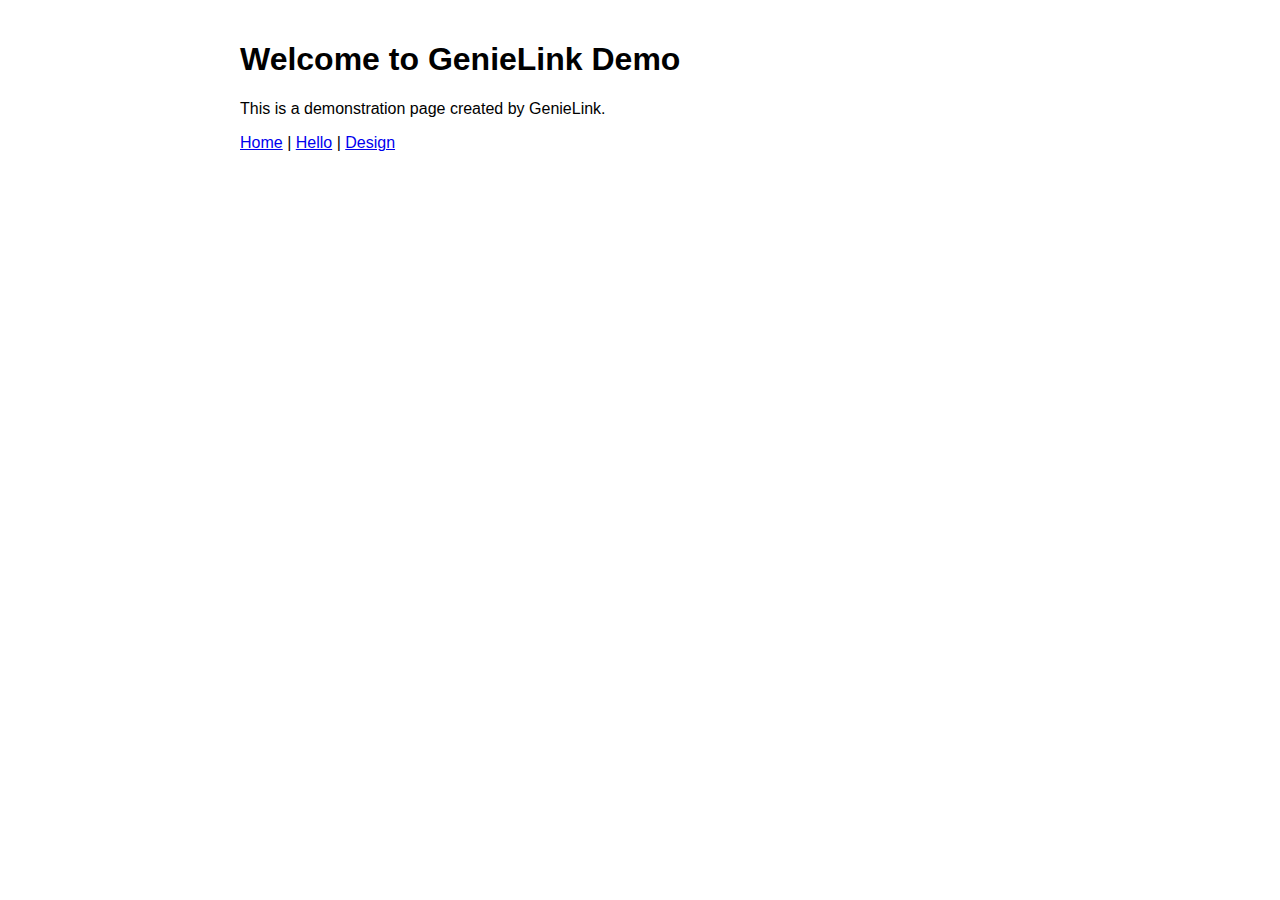
<file: docs/location.html>
<!DOCTYPE html>
<html lang="en">
<head>
    <meta charset="UTF-8">
    <meta name="viewport" content="width=device-width, initial-scale=1.0">
    <title>Location</title>
    <style>
        body {
            font-family: Arial, sans-serif;
            max-width: 800px;
            margin: 0 auto;
            padding: 20px;
        }
    </style>
</head>
<body>
    <h1>Welcome to GenieLink Demo</h1>
    <p>This is a demonstration page created by GenieLink.</p>
    <nav>
        <a href="index.html">Home</a> |
        <a href="hello.html">Hello</a> |
        <a href="design/index.html">Design</a>
    </nav>
</body>
</html>
</file>
<file: docs/breath_guide/styles.css>
body {
    font-family: Arial, sans-serif;
    display: flex;
    justify-content: center;
    align-items: center;
    height: 100vh;
    margin: 0;
    background-color: #f0f8ff;
}

.breath-container {
    position: relative;
    width: 200px;
    height: 200px;
    display: flex;
    justify-content: center;
    align-items: center;
}

.circle {
    width: 100px;
    height: 100px;
    background-color: #87ceeb;
    border-radius: 50%;
    animation: breathe 12s infinite;
}

@keyframes breathe {
    0%, 100% {
        transform: scale(1);
    }
    25% {
        transform: scale(1.5);
    }
    50% {
        transform: scale(1);
    }
    75% {
        transform: scale(0.5);
    }
}

.controls {
    position: absolute;
    bottom: 20px;
    display: flex;
    gap: 10px;
}

label, input, button {
    font-size: 14px;
}
</file>
<file: docs/design/assets/design.css>
/* Design Lab — self-contained styles */
:root{
  --bg: #0b1020;
  --panel: rgba(255,255,255,.06);
  --panel2: rgba(255,255,255,.08);
  --text: rgba(255,255,255,.92);
  --muted: rgba(255,255,255,.72);
  --faint: rgba(255,255,255,.55);
  --border: rgba(255,255,255,.12);
  --shadow: 0 18px 50px rgba(0,0,0,.35);

  --brand: #4f46e5;
  --brand2: #22c55e;
  --warn: #f59e0b;
  --bad: #ef4444;

  --radius: 16px;
  --radius2: 12px;
  --container: 1100px;

  --mono: ui-monospace, SFMono-Regular, Menlo, Monaco, Consolas, "Liberation Mono", "Courier New", monospace;
  --sans: ui-sans-serif, system-ui, -apple-system, Segoe UI, Roboto, Helvetica, Arial, "Apple Color Emoji", "Segoe UI Emoji";
}

*{ box-sizing: border-box; }
html,body{ height:100%; }
body{
  margin:0;
  font-family: var(--sans);
  color: var(--text);
  background:
    radial-gradient(1200px 600px at 20% -10%, rgba(79,70,229,.35), transparent 60%),
    radial-gradient(900px 500px at 90% 10%, rgba(34,197,94,.22), transparent 55%),
    radial-gradient(900px 600px at 50% 110%, rgba(245,158,11,.18), transparent 55%),
    var(--bg);
  line-height: 1.5;
}

a{ color: inherit; text-decoration: none; }
a:hover{ text-decoration: underline; }

.container{
  width: min(var(--container), calc(100% - 40px));
  margin: 0 auto;
}

.skip{
  position:absolute;
  left:-999px;
  top: 10px;
  background: #fff;
  color:#000;
  padding: 10px 12px;
  border-radius: 10px;
  z-index: 999;
}
.skip:focus{ left: 10px; }

.site-header{
  position: sticky;
  top: 0;
  z-index: 50;
  backdrop-filter: blur(10px);
  background: rgba(11,16,32,.55);
  border-bottom: 1px solid var(--border);
}
.header-inner{
  display:flex;
  align-items:center;
  justify-content: space-between;
  gap: 18px;
  padding: 14px 0;
}
.brand{ display:flex; align-items:center; gap: 12px; }
.logo{
  width: 40px; height: 40px;
  border-radius: 12px;
  display:grid; place-items:center;
  background: linear-gradient(135deg, rgba(79,70,229,.95), rgba(34,197,94,.75));
  box-shadow: 0 10px 30px rgba(0,0,0,.35);
  font-weight: 800;
}
.brand-title{ font-weight: 800; letter-spacing: .2px; }
.brand-subtitle{ color: var(--muted); font-size: 13px; }

.nav{ display:flex; flex-wrap: wrap; gap: 10px; justify-content:flex-end; }
.nav a{
  padding: 8px 10px;
  border-radius: 999px;
  border: 1px solid transparent;
  color: var(--muted);
}
.nav a:hover{ text-decoration:none; border-color: var(--border); color: var(--text); background: rgba(255,255,255,.04); }

.hero{
  display:grid;
  grid-template-columns: 1.35fr .85fr;
  gap: 18px;
  padding: 28px 0 10px;
}
.hero h1{ font-size: clamp(30px, 4vw, 52px); margin: 0 0 10px; line-height: 1.05; }
.hero p{ color: var(--muted); margin: 0 0 12px; }
.hero-actions{ display:flex; gap: 10px; flex-wrap: wrap; margin: 14px 0 10px; }
.fineprint{ color: var(--faint); font-size: 13px; }

.section{ padding: 26px 0; }
.section-head{ margin-bottom: 14px; }
.section-head h2{ margin: 0 0 8px; font-size: clamp(20px, 2.2vw, 28px); }
.section-head p{ margin: 0; color: var(--muted); max-width: 80ch; }

.grid.two{ display:grid; grid-template-columns: 1fr 1fr; gap: 16px; }

.card{
  background: linear-gradient(180deg, rgba(255,255,255,.07), rgba(255,255,255,.04));
  border: 1px solid var(--border);
  border-radius: var(--radius);
  padding: 16px;
  box-shadow: var(--shadow);
}
.card h3{ margin: 0 0 10px; }
.h3{ font-size: 18px; margin: 0 0 10px; }

.muted{ color: var(--muted); }

.checklist{ margin: 10px 0 0; padding-left: 18px; color: var(--muted); }
.callout{
  margin-top: 12px;
  padding: 12px;
  border-radius: var(--radius2);
  border: 1px solid var(--border);
  background: rgba(255,255,255,.04);
  color: var(--muted);
}

.btn{
  appearance:none;
  border: 1px solid rgba(255,255,255,.14);
  background: linear-gradient(135deg, rgba(79,70,229,.95), rgba(79,70,229,.65));
  color: #fff;
  padding: 10px 12px;
  border-radius: 12px;
  font-weight: 700;
  cursor:pointer;
  text-decoration:none;
  display:inline-flex;
  align-items:center;
  gap: 8px;
}
.btn:hover{ text-decoration:none; filter: brightness(1.05); }
.btn:active{ transform: translateY(1px); }
.btn:focus{ outline: 2px solid rgba(255,255,255,.35); outline-offset: 2px; }

.btn-ghost{
  background: rgba(255,255,255,.04);
  color: var(--text);
}
.btn-small{ padding: 8px 10px; border-radius: 10px; font-weight: 700; }

.controls{ display:grid; grid-template-columns: 1fr 1fr; gap: 10px; margin: 10px 0 12px; }
.controls.inline{ display:flex; gap: 10px; flex-wrap: wrap; }
label{ display:grid; gap: 6px; color: var(--muted); font-size: 13px; }
input[type="range"], select, input[type="color"], textarea{
  width: 100%;
}
select, textarea{
  background: rgba(255,255,255,.04);
  border: 1px solid var(--border);
  border-radius: 12px;
  padding: 10px 10px;
  color: var(--text);
}
textarea{ font-family: var(--sans); resize: vertical; min-height: 90px; }
input[type="color"]{
  height: 40px;
  padding: 0;
  border: 1px solid var(--border);
  border-radius: 12px;
  background: rgba(255,255,255,.04);
}
input[type="range"]{ accent-color: var(--brand); }
.value{ color: var(--text); font-family: var(--mono); font-size: 12px; }

.demo{
  border-radius: var(--radius);
  border: 1px solid var(--border);
  background: rgba(255,255,255,.03);
  padding: 14px;
}
.demo-badge{
  display:inline-flex;
  align-items:center;
  padding: 4px 8px;
  border-radius: 999px;
  background: rgba(34,197,94,.18);
  border: 1px solid rgba(34,197,94,.35);
  color: rgba(255,255,255,.9);
  font-weight: 700;
  font-size: 12px;
}
.demo h4{ margin: 10px 0 6px; }
.demo p{ margin: 0 0 12px; color: var(--muted); }
.demo-actions{ display:flex; gap: 10px; flex-wrap: wrap; }

.type-demo{
  border: 1px solid var(--border);
  border-radius: var(--radius);
  padding: 14px;
  background: rgba(255,255,255,.03);
  max-width: 66ch;
}
.type-demo p{ margin: 0 0 10px; }

.metrics{ display:grid; grid-template-columns: 1fr 1fr; gap: 10px; margin-top: 12px; }
.metric{
  border: 1px solid var(--border);
  border-radius: 12px;
  padding: 10px;
  background: rgba(255,255,255,.03);
  display:flex;
  justify-content: space-between;
  gap: 10px;
}
.metric .k{ color: var(--muted); font-size: 13px; }
.metric .v{ font-family: var(--mono); font-size: 12px; color: var(--text); }

.scale{ display:grid; gap: 8px; margin-top: 10px; }
.scale-row{
  display:grid;
  grid-template-columns: 90px 1fr;
  gap: 10px;
  align-items:center;
}
.scale-chip{
  font-family: var(--mono);
  font-size: 12px;
  color: var(--text);
  opacity: .95;
}
.scale-bar{
  height: 14px;
  border-radius: 999px;
  border: 1px solid var(--border);
  background: rgba(255,255,255,.04);
  overflow:hidden;
}
.scale-bar > div{
  height: 100%;
  background: linear-gradient(90deg, rgba(79,70,229,.75), rgba(34,197,94,.55));
}

.palette{ display:grid; grid-template-columns: repeat(9, 1fr); gap: 8px; margin-top: 10px; }
.swatch{
  border-radius: 14px;
  border: 1px solid var(--border);
  overflow:hidden;
  min-height: 64px;
  display:flex;
  flex-direction: column;
  justify-content: space-between;
}
.swatch .top{ height: 44px; }
.swatch .meta{
  padding: 8px;
  background: rgba(0,0,0,.25);
  color: rgba(255,255,255,.92);
  font-family: var(--mono);
  font-size: 11px;
  display:flex;
  justify-content: space-between;
  gap: 8px;
}

.contrast-preview{ display:grid; grid-template-columns: 1.2fr .8fr; gap: 12px; }
.contrast-sample{
  border-radius: var(--radius);
  border: 1px solid var(--border);
  padding: 14px;
}
.sample-title{ font-weight: 800; margin-bottom: 8px; }
.sample-text{ font-size: 18px; font-weight: 700; margin-bottom: 6px; }
.sample-sub{ color: rgba(255,255,255,.75); font-size: 13px; }

.contrast-results{ display:grid; gap: 10px; }
.result{
  border: 1px solid var(--border);
  border-radius: 12px;
  padding: 10px;
  background: rgba(255,255,255,.03);
}
.result-k{ color: var(--muted); font-size: 13px; }
.result-v{ font-family: var(--mono); font-size: 12px; margin-top: 6px; }
.badge{
  display:inline-flex;
  padding: 3px 8px;
  border-radius: 999px;
  border: 1px solid var(--border);
  font-size: 12px;
  font-weight: 800;
}
.badge.pass{ background: rgba(34,197,94,.18); border-color: rgba(34,197,94,.35); }
.badge.fail{ background: rgba(239,68,68,.18); border-color: rgba(239,68,68,.35); }

.stack{ display:grid; gap: 6px; color: var(--muted); font-size: 13px; }
.micro-out{
  margin-top: 12px;
  border: 1px solid var(--border);
  border-radius: var(--radius);
  padding: 12px;
  background: rgba(255,255,255,.03);
  color: var(--muted);
}
.micro-out strong{ color: var(--text); }
.micro-out ul{ margin: 8px 0 0; padding-left: 18px; }

.defs{ margin: 0; }
.defs dt{ font-weight: 800; margin-top: 10px; }
.defs dd{ margin: 4px 0 0; color: var(--muted); }

.bullets{ margin: 10px 0 0; padding-left: 18px; color: var(--muted); }

.footer{ padding: 26px 0 40px; }
.footer-inner{
  border-top: 1px solid var(--border);
  padding-top: 16px;
  display:flex;
  justify-content: space-between;
  gap: 12px;
  flex-wrap: wrap;
  color: var(--muted);
}
.footer-links{ display:flex; gap: 12px; flex-wrap: wrap; }
code, kbd{ font-family: var(--mono); }

@media (max-width: 920px){
  .hero{ grid-template-columns: 1fr; }
  .grid.two{ grid-template-columns: 1fr; }
  .palette{ grid-template-columns: repeat(5, 1fr); }
  .contrast-preview{ grid-template-columns: 1fr; }
  .controls{ grid-template-columns: 1fr; }
}
</file>
